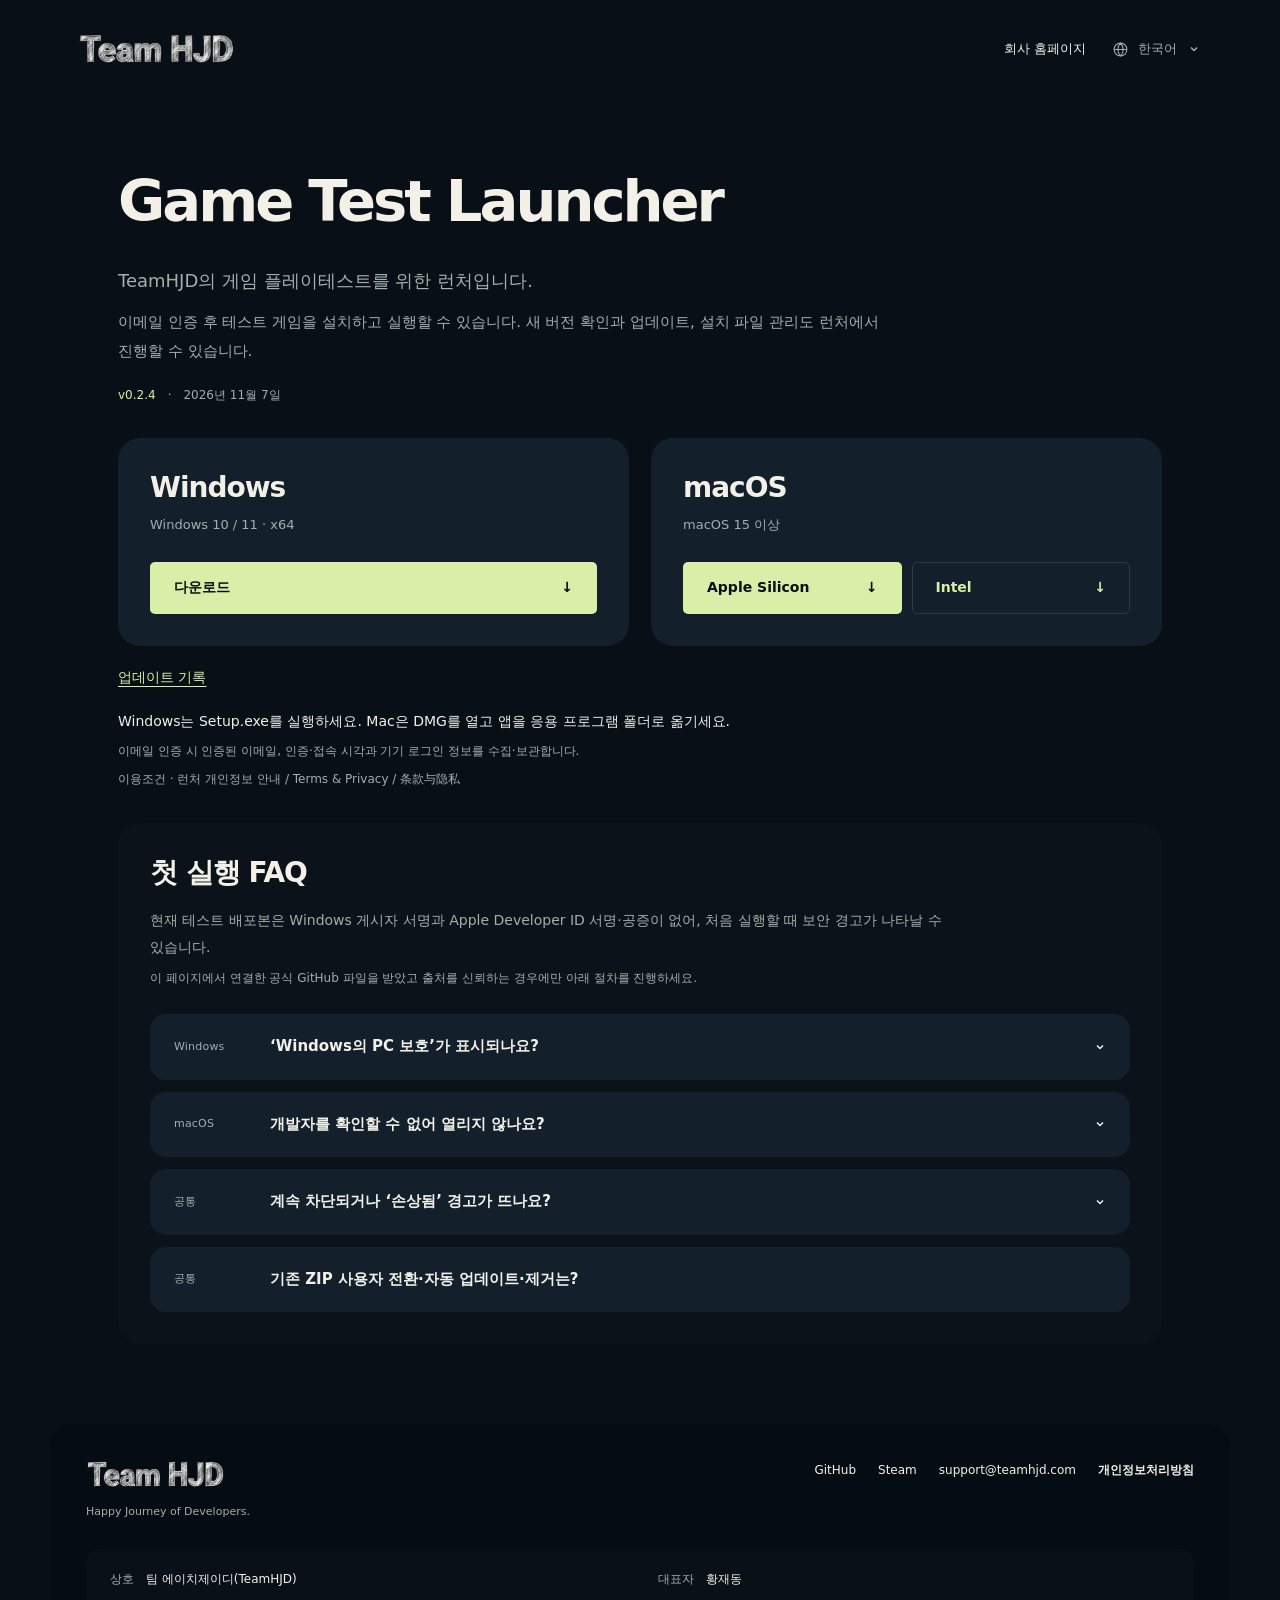
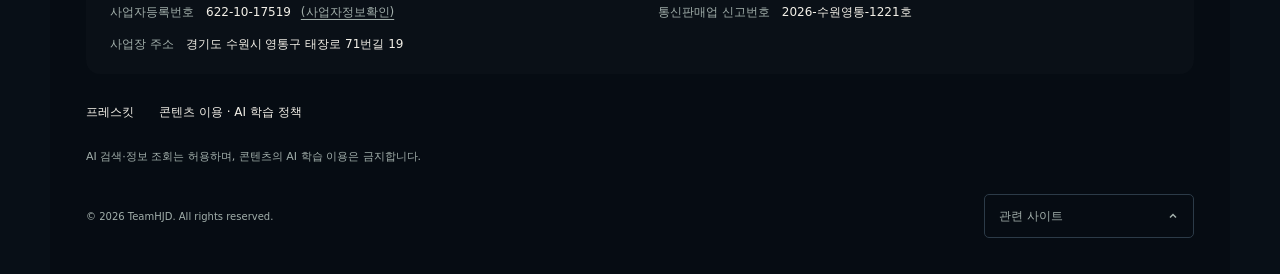
<file: website/index.html>
<!doctype html>
<html lang="ko">
<head>
  <meta charset="utf-8">
  <meta name="viewport" content="width=device-width,initial-scale=1">
  <meta name="robots" content="noindex,nofollow">
  <meta name="referrer" content="no-referrer">
  <meta http-equiv="Content-Security-Policy" content="default-src 'self'; script-src 'self'; style-src 'self'; img-src 'self'; connect-src 'self'; base-uri 'none'; form-action 'none'">
  <title>Game Test Launcher — TeamHJD</title>
  <meta name="description" content="TeamHJD의 게임 플레이테스트를 위한 런처입니다.">
  <meta name="theme-color" content="#080f17">
  <link rel="icon" href="assets/favicons/v1/launcher/favicon.ico" type="image/x-icon" sizes="16x16 32x32 48x48">
  <link rel="icon" href="assets/favicons/v1/launcher/favicon-32.png" type="image/png" sizes="32x32">
  <link rel="icon" href="assets/favicons/v1/launcher/favicon.svg" type="image/svg+xml" sizes="any">
  <link rel="apple-touch-icon" href="assets/favicons/v1/launcher/apple-touch-icon.png" sizes="180x180">
  <link rel="canonical" href="https://testlauncher.teamhjd.com/">
  <link rel="stylesheet" href="styles.css?v=dc9a35fb83fb">
  <script src="release-feed.js?v=a1c087ad58b5" defer></script>
  <script src="app.js?v=c4cf37ca1b39" defer></script>
</head>
<body>
  <a class="skip-link" href="#downloads" data-i18n="skip">다운로드로 바로 가기</a>
  <header class="shell header">
    <a class="wordmark" href="https://teamhjd.com/" aria-label="TeamHJD"><img src="assets/teamhjd-wordmark.png" alt="TeamHJD" width="486" height="98"></a>
    <a class="public-home" href="https://teamhjd.com/" data-i18n="headerHome">회사 홈페이지</a>
    <details id="language-switcher" class="language-switcher">
      <summary aria-label="Language / 언어 / 语言"><svg class="language-globe" viewBox="0 0 24 24" fill="none" stroke="currentColor" stroke-width="1.5" aria-hidden="true"><circle cx="12" cy="12" r="9"/><path d="M3 12h18M12 3c5 5 5 13 0 18-5-5-5-13 0-18Z"/></svg><span id="current-language">한국어</span><svg class="language-chevron" viewBox="0 0 12 12" fill="none" stroke="currentColor" stroke-width="1.5" aria-hidden="true"><path d="m3 4.5 3 3 3-3"/></svg></summary>
      <ul class="language-list" aria-label="Language / 언어 / 语言"><li><button type="button" data-language="ko" lang="ko" aria-pressed="true"><span>한국어</span><small>KO</small></button></li><li><button type="button" data-language="en" lang="en" aria-pressed="false"><span>English</span><small>EN</small></button></li><li><button type="button" data-language="zh-CN" lang="zh-CN" aria-pressed="false"><span>简体中文</span><small>ZH</small></button></li></ul>
    </details>
  </header>
  <main class="shell">
    <h1 id="page-title">Game Test Launcher</h1>
    <p class="description" data-i18n="intro">TeamHJD의 게임 플레이테스트를 위한 런처입니다.</p>
    <p class="details" data-i18n="details">이메일 인증 후 테스트 게임을 설치하고 실행할 수 있습니다. 새 버전 확인과 업데이트, 설치 파일 관리도 런처에서 진행할 수 있습니다.</p>
    <p class="release-info" id="release-info" aria-live="polite" hidden><span id="release-version"></span><time id="release-date"></time></p>
    <section class="download-grid" id="downloads" aria-labelledby="page-title">
      <article class="download-card">
        <h2>Windows</h2>
        <p class="platform-requirement" data-i18n="windowsRequirement">Windows 10 / 11 · x64</p>
        <a class="download-button" data-download="windows" href="https://github.com/Team-HJD-21/team-hjd-game-test-launcher/releases/latest/download/TeamHJD-GameTestLauncher-Windows-x64-Setup.exe"><span data-i18n="download">다운로드</span><span aria-hidden="true">↓</span></a>
      </article>
      <article class="download-card">
        <h2>macOS</h2>
        <p class="platform-requirement" data-i18n="macRequirement">macOS 15 이상</p>
        <div class="mac-buttons">
          <a class="download-button" data-download="arm64" href="https://github.com/Team-HJD-21/team-hjd-game-test-launcher/releases/latest/download/TeamHJD-GameTestLauncher-macOS-arm64.dmg"><span>Apple Silicon</span><span aria-hidden="true">↓</span></a>
          <a class="download-button secondary" data-download="x64" href="https://github.com/Team-HJD-21/team-hjd-game-test-launcher/releases/latest/download/TeamHJD-GameTestLauncher-macOS-x64.dmg"><span>Intel</span><span aria-hidden="true">↓</span></a>
        </div>
      </article>
    </section>
    <p class="history-link"><a href="releases.html" data-i18n="releaseHistory" data-local-page>업데이트 기록</a></p>
    <p class="run-hint" data-i18n="runHint">Windows는 Setup.exe를 실행하세요. Mac은 DMG를 열고 앱을 응용 프로그램 폴더로 옮기세요.</p>
    <p class="collection-notice" data-i18n="collectionNotice">이메일 인증 시 인증된 이메일, 인증·접속 시각과 기기 로그인 정보를 수집·보관합니다.</p>
    <p class="collection-notice"><a href="privacy.html">이용조건 · 런처 개인정보 안내 / Terms &amp; Privacy / 条款与隐私</a></p>
    <section class="faq" id="faq" aria-labelledby="faq-title">
      <h2 id="faq-title" data-i18n="faqTitle">첫 실행 FAQ</h2>
      <p class="faq-intro" data-i18n="faqIntro">현재 테스트 배포본은 Windows 게시자 서명과 Apple Developer ID 서명·공증이 없어, 처음 실행할 때 보안 경고가 나타날 수 있습니다.</p>
      <p class="faq-trust" data-i18n="faqTrust">이 페이지에서 연결한 공식 GitHub 파일을 받았고 출처를 신뢰하는 경우에만 아래 절차를 진행하세요.</p>
      <div class="faq-list">
        <details class="faq-item" id="faq-windows">
          <summary><span class="faq-platform">Windows</span><span class="faq-question" data-i18n="faqWindowsQuestion">‘Windows의 PC 보호’가 표시되나요?</span><svg class="disclosure-chevron" viewBox="0 0 12 12" fill="none" stroke="currentColor" stroke-width="1.5" aria-hidden="true"><path d="m3 4.5 3 3 3-3"/></svg></summary>
          <div class="faq-answer">
            <ol>
              <li><span data-i18n="faqWindowsStep1">공식 Setup.exe를 실행하세요. 관리자 권한 없이 현재 Windows 계정에 설치합니다.</span></li>
              <li><span data-i18n="faqWindowsStep2">SmartScreen 경고 창에서 ‘추가 정보’를 누르세요.</span></li>
              <li><span data-i18n="faqWindowsStep3">앱 이름이 TeamHJD-GameTestLauncher-Windows-x64-Setup.exe인지 확인하고 ‘실행’을 선택하세요.</span></li>
            </ol>
            <p class="faq-note" data-i18n="faqWindowsNote">게시자가 ‘알 수 없는 게시자’로 표시될 수 있습니다. ‘실행’ 버튼이 없거나 Smart App Control·조직 정책으로 차단되면 아래 공통 안내를 확인하세요.</p>
            <a class="faq-source" href="https://learn.microsoft.com/windows/apps/package-and-deploy/publish-first-app#step-6-handle-smartscreen-for-new-apps" target="_blank" rel="noopener noreferrer" data-i18n="faqMicrosoft">Microsoft 안내 ↗</a>
          </div>
        </details>
        <details class="faq-item" id="faq-macos">
          <summary><span class="faq-platform">macOS</span><span class="faq-question" data-i18n="faqMacQuestion">개발자를 확인할 수 없어 열리지 않나요?</span><svg class="disclosure-chevron" viewBox="0 0 12 12" fill="none" stroke="currentColor" stroke-width="1.5" aria-hidden="true"><path d="m3 4.5 3 3 3-3"/></svg></summary>
          <div class="faq-answer">
            <ol>
              <li><span data-i18n="faqMacStep1">DMG를 열고 TeamHJDLauncher.app을 응용 프로그램 폴더로 옮긴 뒤 한 번 실행하세요. 개발자 확인·Apple 검사 관련 경고가 뜨면 닫으세요.</span></li>
              <li><span data-i18n="faqMacStep2">‘시스템 설정 → 개인정보 보호 및 보안’을 여세요.</span></li>
              <li><span data-i18n="faqMacStep3">TeamHJDLauncher의 차단 안내 옆 ‘그래도 열기’를 누르고, 확인 창에서 ‘열기’를 선택하세요. Mac에서 인증을 요청하면 해당 시스템 창에서 승인하세요.</span></li>
            </ol>
            <p class="faq-note" data-i18n="faqMacNote">‘그래도 열기’가 보이지 않으면 앱을 다시 한 번 실행한 직후 설정을 확인하세요. OS 버전에 따라 문구와 버튼 위치가 다를 수 있습니다.</p>
            <a class="faq-source" href="https://support.apple.com/ko-kr/102445" target="_blank" rel="noopener noreferrer" data-i18n="faqApple">Apple 안내 ↗</a>
          </div>
        </details>
        <details class="faq-item" id="faq-blocked">
          <summary><span class="faq-platform" data-i18n="faqCommon">공통</span><span class="faq-question" data-i18n="faqBlockedQuestion">계속 차단되거나 ‘손상됨’ 경고가 뜨나요?</span><svg class="disclosure-chevron" viewBox="0 0 12 12" fill="none" stroke="currentColor" stroke-width="1.5" aria-hidden="true"><path d="m3 4.5 3 3 3-3"/></svg></summary>
          <div class="faq-answer">
            <p data-i18n="faqBlockedDamage">‘악성코드’, ‘컴퓨터를 손상시킴’, ‘앱이 손상됨’ 경고는 단순한 개발자 확인 경고와 다릅니다. 실행을 중단하고 이 페이지에서 새로 받은 파일로도 같은 경고가 뜨는지 확인한 뒤 문의해 주세요.</p>
            <p data-i18n="faqBlockedPolicy">실행 버튼이 없거나 회사·학교 PC의 정책으로 차단되면 담당 관리자에게 문의하세요. 백신·SmartScreen·Gatekeeper 전체를 끄는 방식은 사용하지 마세요.</p>
            <a class="faq-source" href="https://teamhjd.com/privacy/index.html#email" data-i18n="faqContact">경고 화면과 OS 버전을 첨부해 문의하기 ↗</a>
          </div>
        </details>
        <details class="faq-item" id="faq-maintenance"><summary><span class="faq-platform" data-i18n="faqCommon">공통</span><span class="faq-question" data-i18n="faqMaintenanceQuestion">기존 ZIP 사용자 전환·자동 업데이트·제거는?</span></summary><div class="faq-answer">
<p data-i18n="faqMaintenanceAnswer">기존 사용자는 런처를 종료하고 새 Setup을 한 번 설치하거나, Mac의 새 앱을 응용 프로그램 폴더로 옮기세요. 같은 사용자 계정의 게임과 설정을 이어서 사용합니다. 예전 작업표시줄 고정을 해제하고 설치된 TeamHJDLauncher를 다시 고정하세요.</p>
<p data-i18n="faqUpdates">런처가 이메일 인증 전에 새 버전을 확인합니다. 업데이트 시작을 누르면 다운로드·검증·설치 후 자동으로 다시 실행됩니다. 인터넷 연결과 최신 버전 확인을 마치기 전에는 게임 실행을 포함한 기능을 사용할 수 없습니다. 게임 업데이트는 별도 업데이트 버튼으로 적용합니다.</p>
<p data-i18n="faqRemoval">Windows는 설정 → 앱 → 설치된 앱에서 제거합니다. Mac은 응용 프로그램의 TeamHJDLauncher.app을 휴지통으로 옮깁니다. 게임·설정·로그인 정보·Unity 저장 데이터와 서버 기록은 보존됩니다. 로그인 정보는 런처 파일 메뉴에서, 게임은 게임 관리에서 별도로 삭제할 수 있습니다.</p>
<p data-i18n="faqRepair">파일이 손상되면 최신 Setup을 다시 실행하거나 새 DMG의 앱으로 교체하세요. 프로그램 제거 후 재설치도 가능합니다. 서버 기록의 삭제·동의 철회는 support@teamhjd.com으로 요청하세요.</p>
<p data-i18n="portable">설치 없이 ZIP이 필요한 경우</p><p><a href="https://github.com/Team-HJD-21/team-hjd-game-test-launcher/releases/latest/download/TeamHJD-GameTestLauncher-Windows-x64.zip">Windows ZIP</a> · <a href="https://github.com/Team-HJD-21/team-hjd-game-test-launcher/releases/latest/download/TeamHJD-GameTestLauncher-macOS-arm64.zip">Mac ARM ZIP</a> · <a href="https://github.com/Team-HJD-21/team-hjd-game-test-launcher/releases/latest/download/TeamHJD-GameTestLauncher-macOS-x64.zip">Mac Intel ZIP</a></p></div></details>
      </div>
    </section>
  </main>
  <footer class="shell footer">
    <div class="footer-brand"><a class="wordmark" href="https://teamhjd.com/#home"><img src="assets/teamhjd-wordmark.png" width="486" height="98" alt="TeamHJD"></a><p class="footer-tagline">Happy Journey of Developers.</p></div>
    <nav class="footer-links" aria-label="하단 메뉴"><a href="https://github.com/Team-HJD-21">GitHub</a><a href="https://store.steampowered.com/app/4336820/The_Developer/">Steam</a><a href="https://teamhjd.com/privacy/index.html#email">support@teamhjd.com</a><a class="footer-privacy" href="https://teamhjd.com/privacy/index.html" data-i18n="privacy">개인정보처리방침</a></nav>
    <dl class="footer-business">
      <div><dt class="footer-name-label" data-i18n="businessName">상호</dt><dd lang="ko">팀 에이치제이디(TeamHJD)</dd></div>
      <div><dt class="footer-owner-label" data-i18n="businessOwner">대표자</dt><dd class="footer-owner-value" data-i18n="ownerValue">황재동</dd></div>
      <div><dt class="footer-registration-label" data-i18n="businessRegistration">사업자등록번호</dt><dd>622-10-17519 <a class="business-info-link" href="https://www.ftc.go.kr/bizCommPop.do?wrkr_no=6221017519" target="_blank" rel="noopener noreferrer" data-i18n="businessVerify">(사업자정보확인)</a></dd></div>
      <div><dt class="footer-commerce-label" data-i18n="businessCommerce">통신판매업 신고번호</dt><dd>2026-수원영통-1221호</dd></div>
      <div><dt class="footer-address-label" data-i18n="businessAddress">사업장 주소</dt><dd lang="ko">경기도 수원시 영통구 태장로 71번길 19</dd></div>
    </dl>
    <div class="footer-policy"><a class="footer-press" href="https://teamhjd.com/press/index.html" data-i18n="press">프레스킷</a><a class="footer-content-policy" href="https://teamhjd.com/content-policy/index.html" data-i18n="contentPolicy">콘텐츠 이용 · AI 학습 정책</a><p class="ai-policy-short" data-i18n="aiPolicy">AI 검색·정보 조회는 허용하며, 콘텐츠의 AI 학습 이용은 금지합니다.</p></div>
    <small class="footer-copyright">© 2026 TeamHJD. All rights reserved.</small>
    <details class="related-sites" id="related-sites">
      <summary><span class="related-sites-label" data-i18n="related">관련 사이트</span><svg class="related-sites-chevron" viewBox="0 0 12 12" fill="none" stroke="currentColor" stroke-width="1.5" aria-hidden="true"><path d="m3 4.5 3 3 3-3"/></svg></summary>
      <ul><li><a class="team-docs-link" href="https://docs.teamhjd.com/" target="_blank" rel="noopener noreferrer" data-i18n="teamDocs">팀 개발 문서</a></li><li><a class="testlauncher-link" href="https://testlauncher.teamhjd.com/" target="_blank" rel="noopener noreferrer">Game Test Launcher</a></li><li><a class="threadle-link" href="https://threadle.teamhjd.com/" target="_blank" rel="noopener noreferrer">Threadle</a></li><li><a class="pixelpin-link" href="https://pixelpin.teamhjd.com/" target="_blank" rel="noopener noreferrer">PixelPin</a></li><li><a class="gambungi-notes-link" href="https://tech.teamhjd.com/" target="_blank" rel="noopener noreferrer">겜붕이의 노트</a></li></ul>
    </details>
  </footer>
</body>
</html>
</file>
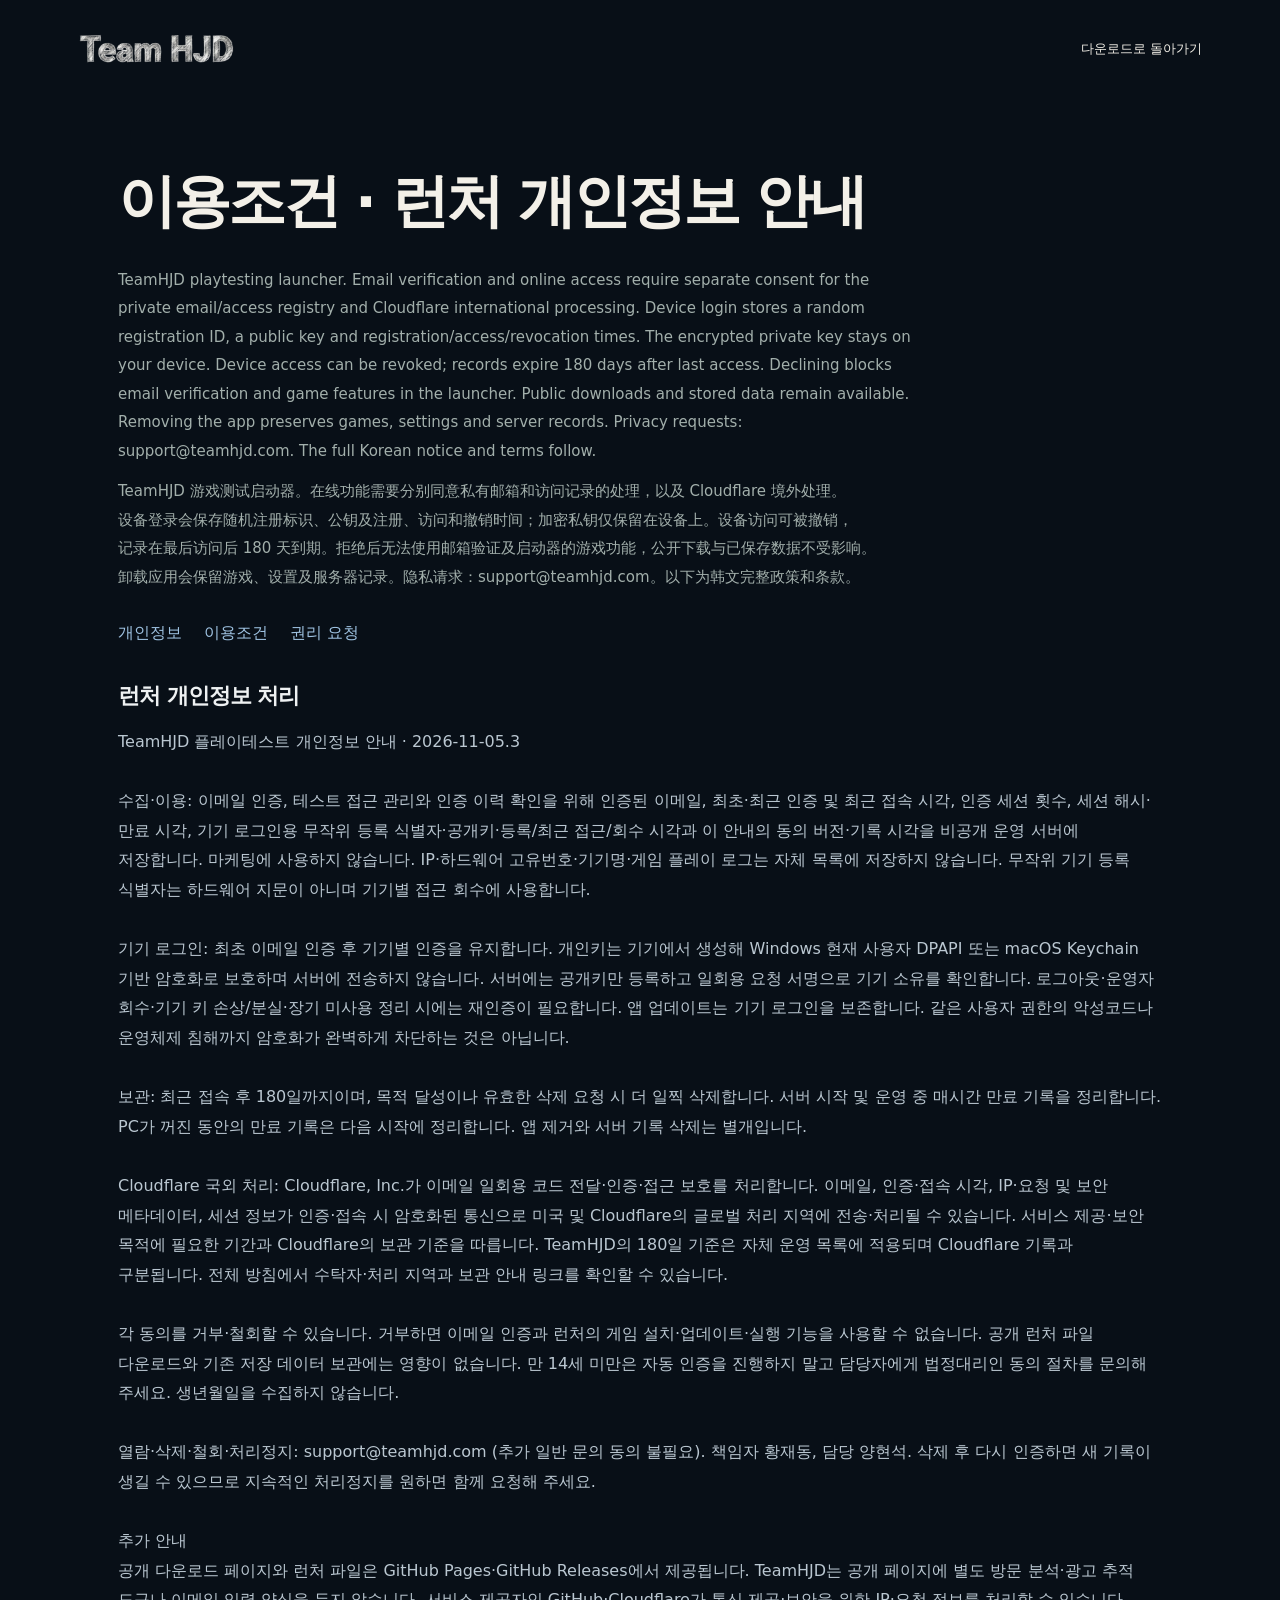
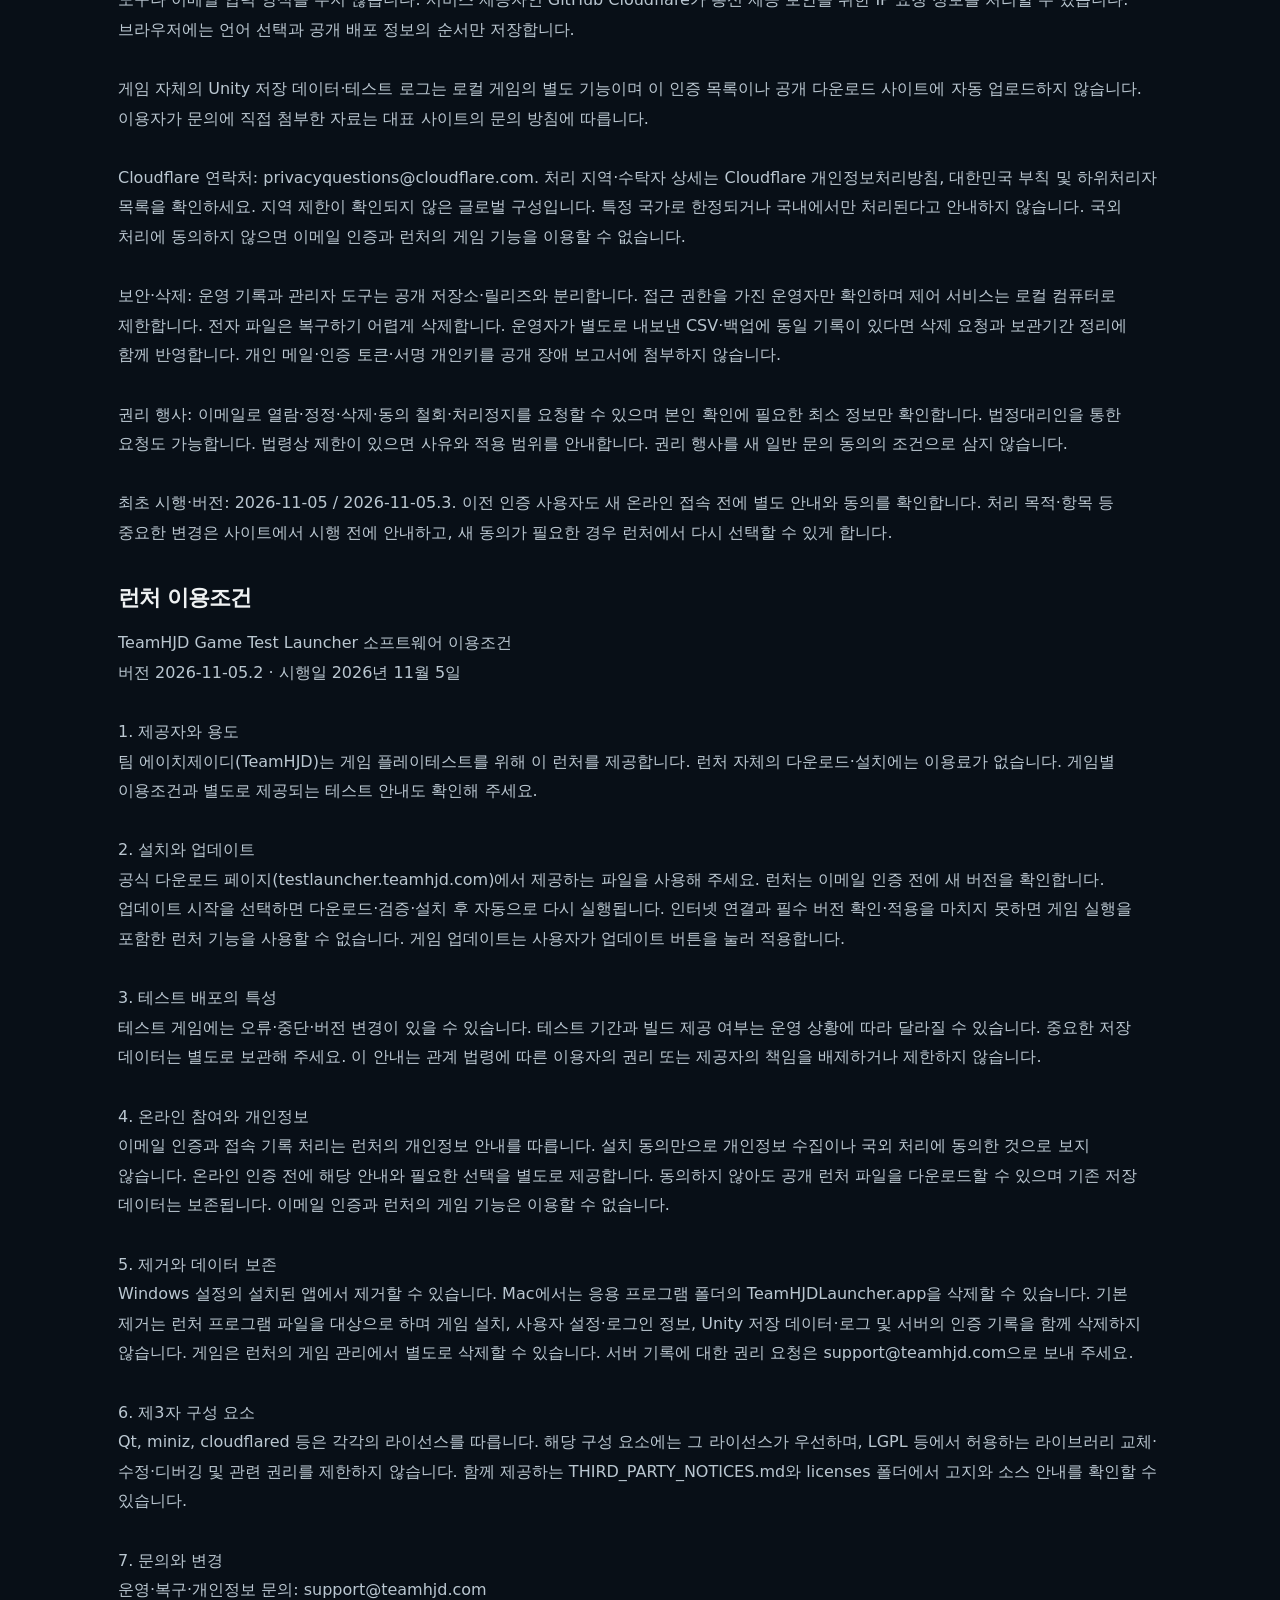
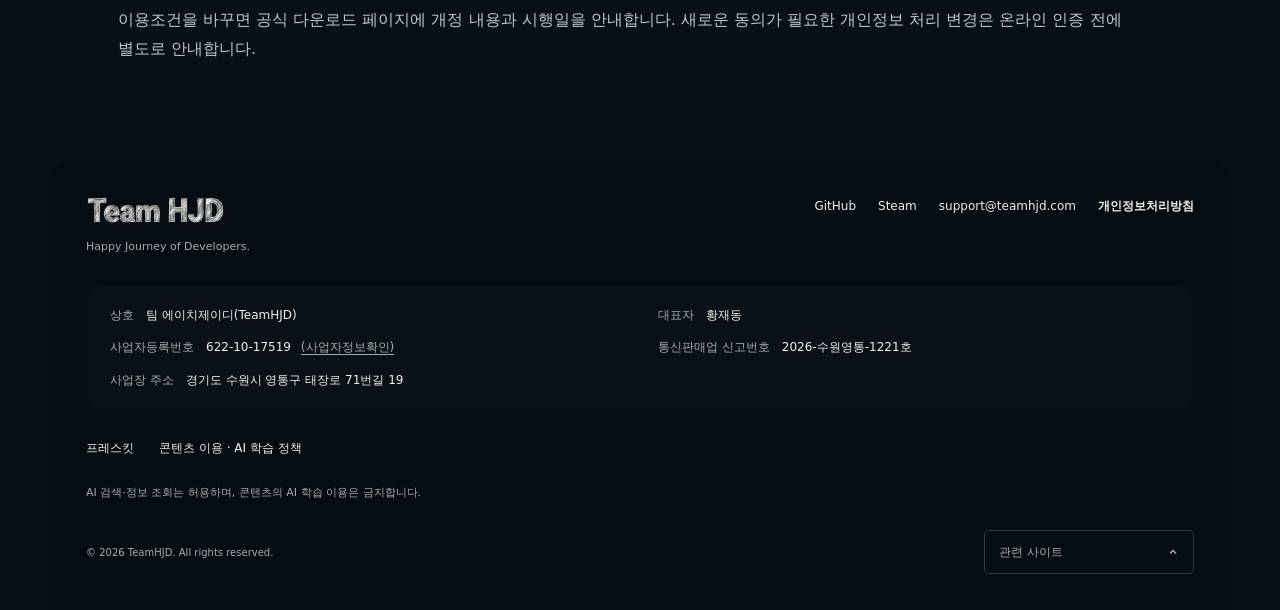
<file: website/privacy.html>
<!doctype html>
<html lang="ko"><head><meta charset="utf-8"><meta name="viewport" content="width=device-width,initial-scale=1"><meta name="robots" content="noindex,nofollow"><meta name="referrer" content="no-referrer"><meta http-equiv="Content-Security-Policy" content="default-src 'self'; style-src 'self'; img-src 'self'; base-uri 'none'; form-action 'none'"><title>이용조건 · 런처 개인정보 안내 — TeamHJD</title><link rel="stylesheet" href="styles.css?v=dc9a35fb83fb"><link rel="icon" href="assets/favicons/v1/launcher/favicon.ico"></head><body>
<header class="shell header"><a class="wordmark" href="https://teamhjd.com/"><img src="assets/teamhjd-wordmark.png" alt="TeamHJD" width="486" height="98"></a><a class="public-home" href="index.html">다운로드로 돌아가기</a></header>
<main class="shell legal-page"><h1>이용조건 · 런처 개인정보 안내</h1>
<p class="details" lang="en">TeamHJD playtesting launcher. Email verification and online access require separate consent for the private email/access registry and Cloudflare international processing. Device login stores a random registration ID, a public key and registration/access/revocation times. The encrypted private key stays on your device. Device access can be revoked; records expire 180 days after last access. Declining blocks email verification and game features in the launcher. Public downloads and stored data remain available. Removing the app preserves games, settings and server records. Privacy requests: support@teamhjd.com. The full Korean notice and terms follow.</p>
<p class="details" lang="zh-CN">TeamHJD 游戏测试启动器。在线功能需要分别同意私有邮箱和访问记录的处理，以及 Cloudflare 境外处理。设备登录会保存随机注册标识、公钥及注册、访问和撤销时间；加密私钥仅保留在设备上。设备访问可被撤销，记录在最后访问后 180 天到期。拒绝后无法使用邮箱验证及启动器的游戏功能，公开下载与已保存数据不受影响。卸载应用会保留游戏、设置及服务器记录。隐私请求：support@teamhjd.com。以下为韩文完整政策和条款。</p>
<nav class="policy-navigation"><a href="#privacy">개인정보</a><a href="#terms">이용조건</a><a href="mailto:support@teamhjd.com">권리 요청</a></nav>
<section id="privacy"><h2>런처 개인정보 처리</h2><pre class="legal-text">TeamHJD 플레이테스트 개인정보 안내 · 2026-11-05.3

수집·이용: 이메일 인증, 테스트 접근 관리와 인증 이력 확인을 위해 인증된 이메일, 최초·최근 인증 및 최근 접속 시각, 인증 세션 횟수, 세션 해시·만료 시각, 기기 로그인용 무작위 등록 식별자·공개키·등록/최근 접근/회수 시각과 이 안내의 동의 버전·기록 시각을 비공개 운영 서버에 저장합니다. 마케팅에 사용하지 않습니다. IP·하드웨어 고유번호·기기명·게임 플레이 로그는 자체 목록에 저장하지 않습니다. 무작위 기기 등록 식별자는 하드웨어 지문이 아니며 기기별 접근 회수에 사용합니다.

기기 로그인: 최초 이메일 인증 후 기기별 인증을 유지합니다. 개인키는 기기에서 생성해 Windows 현재 사용자 DPAPI 또는 macOS Keychain 기반 암호화로 보호하며 서버에 전송하지 않습니다. 서버에는 공개키만 등록하고 일회용 요청 서명으로 기기 소유를 확인합니다. 로그아웃·운영자 회수·기기 키 손상/분실·장기 미사용 정리 시에는 재인증이 필요합니다. 앱 업데이트는 기기 로그인을 보존합니다. 같은 사용자 권한의 악성코드나 운영체제 침해까지 암호화가 완벽하게 차단하는 것은 아닙니다.

보관: 최근 접속 후 180일까지이며, 목적 달성이나 유효한 삭제 요청 시 더 일찍 삭제합니다. 서버 시작 및 운영 중 매시간 만료 기록을 정리합니다. PC가 꺼진 동안의 만료 기록은 다음 시작에 정리합니다. 앱 제거와 서버 기록 삭제는 별개입니다.

Cloudflare 국외 처리: Cloudflare, Inc.가 이메일 일회용 코드 전달·인증·접근 보호를 처리합니다. 이메일, 인증·접속 시각, IP·요청 및 보안 메타데이터, 세션 정보가 인증·접속 시 암호화된 통신으로 미국 및 Cloudflare의 글로벌 처리 지역에 전송·처리될 수 있습니다. 서비스 제공·보안 목적에 필요한 기간과 Cloudflare의 보관 기준을 따릅니다. TeamHJD의 180일 기준은 자체 운영 목록에 적용되며 Cloudflare 기록과 구분됩니다. 전체 방침에서 수탁자·처리 지역과 보관 안내 링크를 확인할 수 있습니다.

각 동의를 거부·철회할 수 있습니다. 거부하면 이메일 인증과 런처의 게임 설치·업데이트·실행 기능을 사용할 수 없습니다. 공개 런처 파일 다운로드와 기존 저장 데이터 보관에는 영향이 없습니다. 만 14세 미만은 자동 인증을 진행하지 말고 담당자에게 법정대리인 동의 절차를 문의해 주세요. 생년월일을 수집하지 않습니다.

열람·삭제·철회·처리정지: support@teamhjd.com (추가 일반 문의 동의 불필요). 책임자 황재동, 담당 양현석. 삭제 후 다시 인증하면 새 기록이 생길 수 있으므로 지속적인 처리정지를 원하면 함께 요청해 주세요.

추가 안내
공개 다운로드 페이지와 런처 파일은 GitHub Pages·GitHub Releases에서 제공됩니다. TeamHJD는 공개 페이지에 별도 방문 분석·광고 추적 도구나 이메일 입력 양식을 두지 않습니다. 서비스 제공자인 GitHub·Cloudflare가 통신 제공·보안을 위한 IP·요청 정보를 처리할 수 있습니다. 브라우저에는 언어 선택과 공개 배포 정보의 순서만 저장합니다.

게임 자체의 Unity 저장 데이터·테스트 로그는 로컬 게임의 별도 기능이며 이 인증 목록이나 공개 다운로드 사이트에 자동 업로드하지 않습니다. 이용자가 문의에 직접 첨부한 자료는 대표 사이트의 문의 방침에 따릅니다.

Cloudflare 연락처: privacyquestions@cloudflare.com. 처리 지역·수탁자 상세는 Cloudflare 개인정보처리방침, 대한민국 부칙 및 하위처리자 목록을 확인하세요. 지역 제한이 확인되지 않은 글로벌 구성입니다. 특정 국가로 한정되거나 국내에서만 처리된다고 안내하지 않습니다. 국외 처리에 동의하지 않으면 이메일 인증과 런처의 게임 기능을 이용할 수 없습니다.

보안·삭제: 운영 기록과 관리자 도구는 공개 저장소·릴리즈와 분리합니다. 접근 권한을 가진 운영자만 확인하며 제어 서비스는 로컬 컴퓨터로 제한합니다. 전자 파일은 복구하기 어렵게 삭제합니다. 운영자가 별도로 내보낸 CSV·백업에 동일 기록이 있다면 삭제 요청과 보관기간 정리에 함께 반영합니다. 개인 메일·인증 토큰·서명 개인키를 공개 장애 보고서에 첨부하지 않습니다.

권리 행사: 이메일로 열람·정정·삭제·동의 철회·처리정지를 요청할 수 있으며 본인 확인에 필요한 최소 정보만 확인합니다. 법정대리인을 통한 요청도 가능합니다. 법령상 제한이 있으면 사유와 적용 범위를 안내합니다. 권리 행사를 새 일반 문의 동의의 조건으로 삼지 않습니다.

최초 시행·버전: 2026-11-05 / 2026-11-05.3. 이전 인증 사용자도 새 온라인 접속 전에 별도 안내와 동의를 확인합니다. 처리 목적·항목 등 중요한 변경은 사이트에서 시행 전에 안내하고, 새 동의가 필요한 경우 런처에서 다시 선택할 수 있게 합니다.
</pre></section>
<section id="terms"><h2>런처 이용조건</h2><pre class="legal-text">TeamHJD Game Test Launcher 소프트웨어 이용조건
버전 2026-11-05.2 · 시행일 2026년 11월 5일

1. 제공자와 용도
팀 에이치제이디(TeamHJD)는 게임 플레이테스트를 위해 이 런처를 제공합니다. 런처 자체의 다운로드·설치에는 이용료가 없습니다. 게임별 이용조건과 별도로 제공되는 테스트 안내도 확인해 주세요.

2. 설치와 업데이트
공식 다운로드 페이지(testlauncher.teamhjd.com)에서 제공하는 파일을 사용해 주세요. 런처는 이메일 인증 전에 새 버전을 확인합니다. 업데이트 시작을 선택하면 다운로드·검증·설치 후 자동으로 다시 실행됩니다. 인터넷 연결과 필수 버전 확인·적용을 마치지 못하면 게임 실행을 포함한 런처 기능을 사용할 수 없습니다. 게임 업데이트는 사용자가 업데이트 버튼을 눌러 적용합니다.

3. 테스트 배포의 특성
테스트 게임에는 오류·중단·버전 변경이 있을 수 있습니다. 테스트 기간과 빌드 제공 여부는 운영 상황에 따라 달라질 수 있습니다. 중요한 저장 데이터는 별도로 보관해 주세요. 이 안내는 관계 법령에 따른 이용자의 권리 또는 제공자의 책임을 배제하거나 제한하지 않습니다.

4. 온라인 참여와 개인정보
이메일 인증과 접속 기록 처리는 런처의 개인정보 안내를 따릅니다. 설치 동의만으로 개인정보 수집이나 국외 처리에 동의한 것으로 보지 않습니다. 온라인 인증 전에 해당 안내와 필요한 선택을 별도로 제공합니다. 동의하지 않아도 공개 런처 파일을 다운로드할 수 있으며 기존 저장 데이터는 보존됩니다. 이메일 인증과 런처의 게임 기능은 이용할 수 없습니다.

5. 제거와 데이터 보존
Windows 설정의 설치된 앱에서 제거할 수 있습니다. Mac에서는 응용 프로그램 폴더의 TeamHJDLauncher.app을 삭제할 수 있습니다. 기본 제거는 런처 프로그램 파일을 대상으로 하며 게임 설치, 사용자 설정·로그인 정보, Unity 저장 데이터·로그 및 서버의 인증 기록을 함께 삭제하지 않습니다. 게임은 런처의 게임 관리에서 별도로 삭제할 수 있습니다. 서버 기록에 대한 권리 요청은 support@teamhjd.com으로 보내 주세요.

6. 제3자 구성 요소
Qt, miniz, cloudflared 등은 각각의 라이선스를 따릅니다. 해당 구성 요소에는 그 라이선스가 우선하며, LGPL 등에서 허용하는 라이브러리 교체·수정·디버깅 및 관련 권리를 제한하지 않습니다. 함께 제공하는 THIRD_PARTY_NOTICES.md와 licenses 폴더에서 고지와 소스 안내를 확인할 수 있습니다.

7. 문의와 변경
운영·복구·개인정보 문의: support@teamhjd.com
이용조건을 바꾸면 공식 다운로드 페이지에 개정 내용과 시행일을 안내합니다. 새로운 동의가 필요한 개인정보 처리 변경은 온라인 인증 전에 별도로 안내합니다.
</pre></section>
</main>
  <footer class="shell footer">
    <div class="footer-brand"><a class="wordmark" href="https://teamhjd.com/#home"><img src="assets/teamhjd-wordmark.png" width="486" height="98" alt="TeamHJD"></a><p class="footer-tagline">Happy Journey of Developers.</p></div>
    <nav class="footer-links" aria-label="하단 메뉴"><a href="https://github.com/Team-HJD-21">GitHub</a><a href="https://store.steampowered.com/app/4336820/The_Developer/">Steam</a><a href="https://teamhjd.com/privacy/index.html#email">support@teamhjd.com</a><a class="footer-privacy" href="https://teamhjd.com/privacy/index.html" data-i18n="privacy">개인정보처리방침</a></nav>
    <dl class="footer-business">
      <div><dt class="footer-name-label" data-i18n="businessName">상호</dt><dd lang="ko">팀 에이치제이디(TeamHJD)</dd></div>
      <div><dt class="footer-owner-label" data-i18n="businessOwner">대표자</dt><dd class="footer-owner-value" data-i18n="ownerValue">황재동</dd></div>
      <div><dt class="footer-registration-label" data-i18n="businessRegistration">사업자등록번호</dt><dd>622-10-17519 <a class="business-info-link" href="https://www.ftc.go.kr/bizCommPop.do?wrkr_no=6221017519" target="_blank" rel="noopener noreferrer" data-i18n="businessVerify">(사업자정보확인)</a></dd></div>
      <div><dt class="footer-commerce-label" data-i18n="businessCommerce">통신판매업 신고번호</dt><dd>2026-수원영통-1221호</dd></div>
      <div><dt class="footer-address-label" data-i18n="businessAddress">사업장 주소</dt><dd lang="ko">경기도 수원시 영통구 태장로 71번길 19</dd></div>
    </dl>
    <div class="footer-policy"><a class="footer-press" href="https://teamhjd.com/press/index.html" data-i18n="press">프레스킷</a><a class="footer-content-policy" href="https://teamhjd.com/content-policy/index.html" data-i18n="contentPolicy">콘텐츠 이용 · AI 학습 정책</a><p class="ai-policy-short" data-i18n="aiPolicy">AI 검색·정보 조회는 허용하며, 콘텐츠의 AI 학습 이용은 금지합니다.</p></div>
    <small class="footer-copyright">© 2026 TeamHJD. All rights reserved.</small>
    <details class="related-sites" id="related-sites">
      <summary><span class="related-sites-label" data-i18n="related">관련 사이트</span><svg class="related-sites-chevron" viewBox="0 0 12 12" fill="none" stroke="currentColor" stroke-width="1.5" aria-hidden="true"><path d="m3 4.5 3 3 3-3"/></svg></summary>
      <ul><li><a class="team-docs-link" href="https://docs.teamhjd.com/" target="_blank" rel="noopener noreferrer" data-i18n="teamDocs">팀 개발 문서</a></li><li><a class="testlauncher-link" href="https://testlauncher.teamhjd.com/" target="_blank" rel="noopener noreferrer">Game Test Launcher</a></li><li><a class="threadle-link" href="https://threadle.teamhjd.com/" target="_blank" rel="noopener noreferrer">Threadle</a></li><li><a class="pixelpin-link" href="https://pixelpin.teamhjd.com/" target="_blank" rel="noopener noreferrer">PixelPin</a></li><li><a class="gambungi-notes-link" href="https://tech.teamhjd.com/" target="_blank" rel="noopener noreferrer">겜붕이의 노트</a></li></ul>
    </details>
  </footer>
</body></html>
</file>
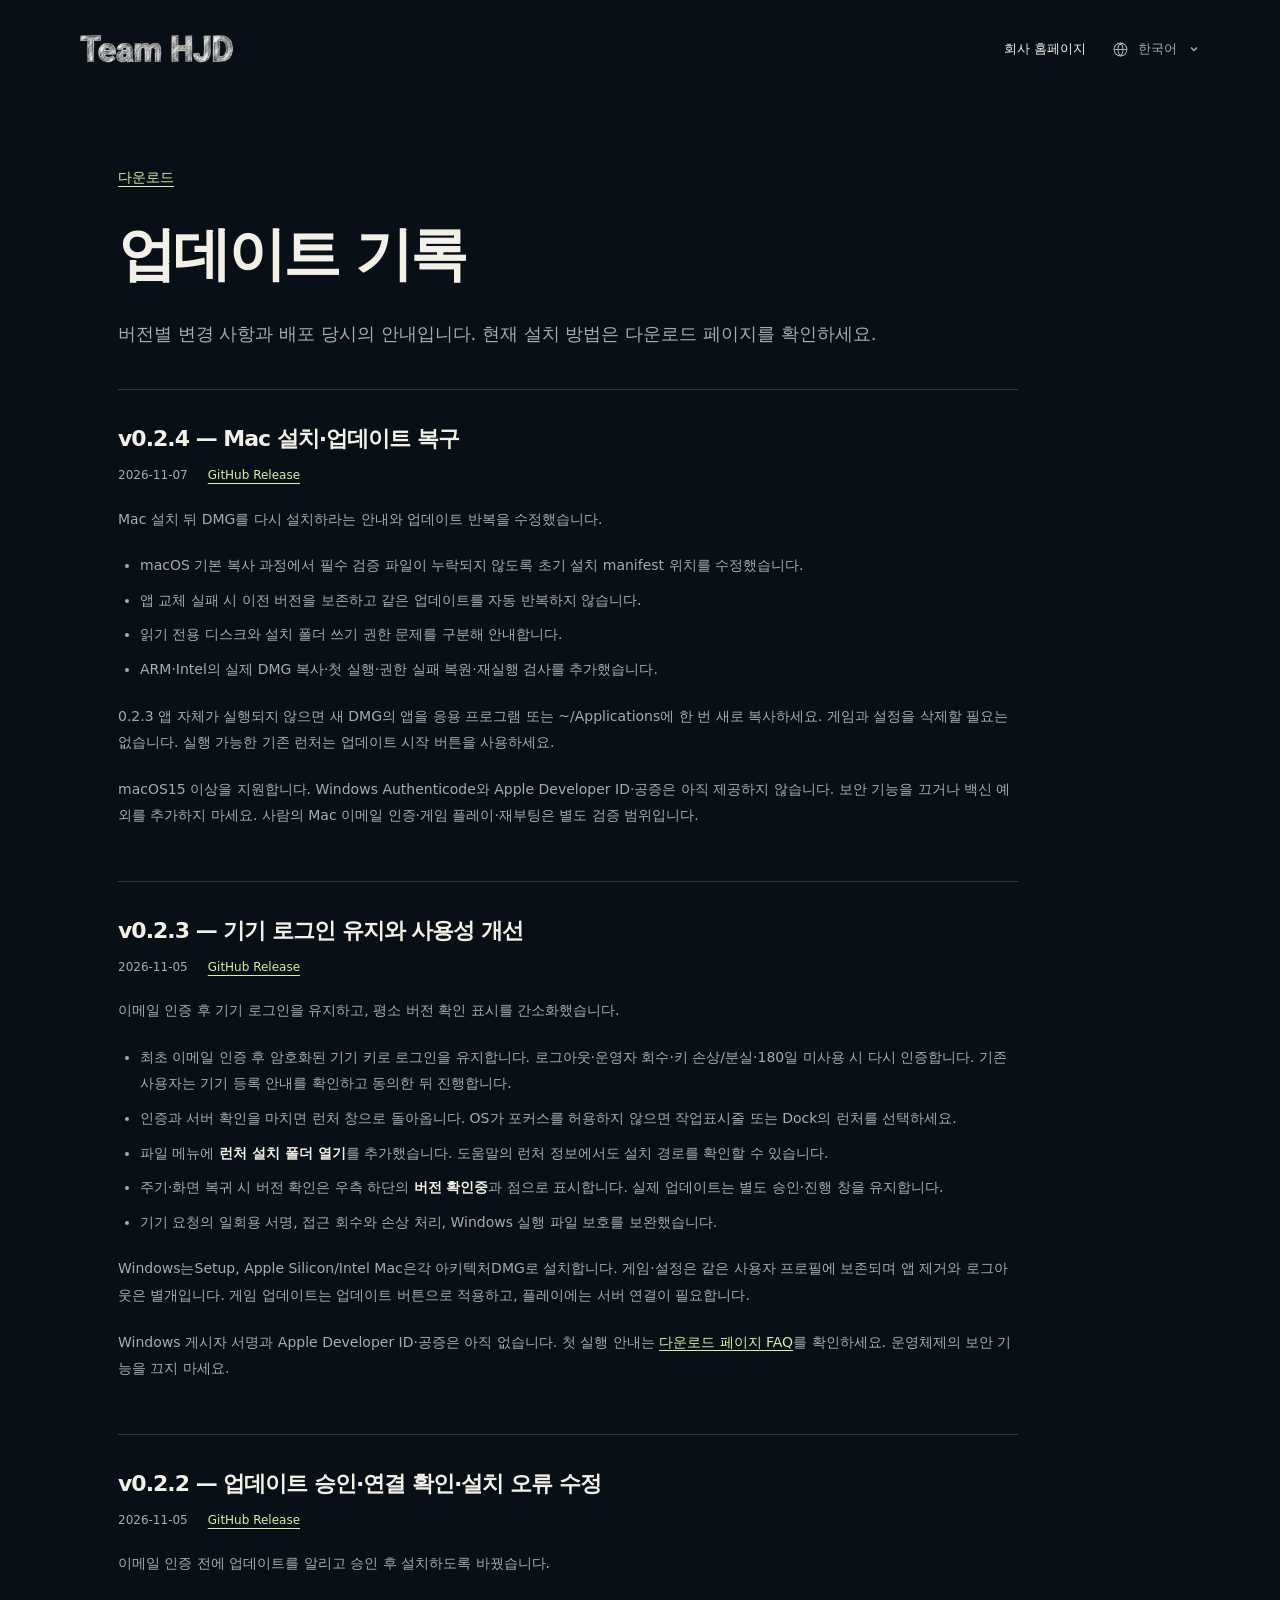
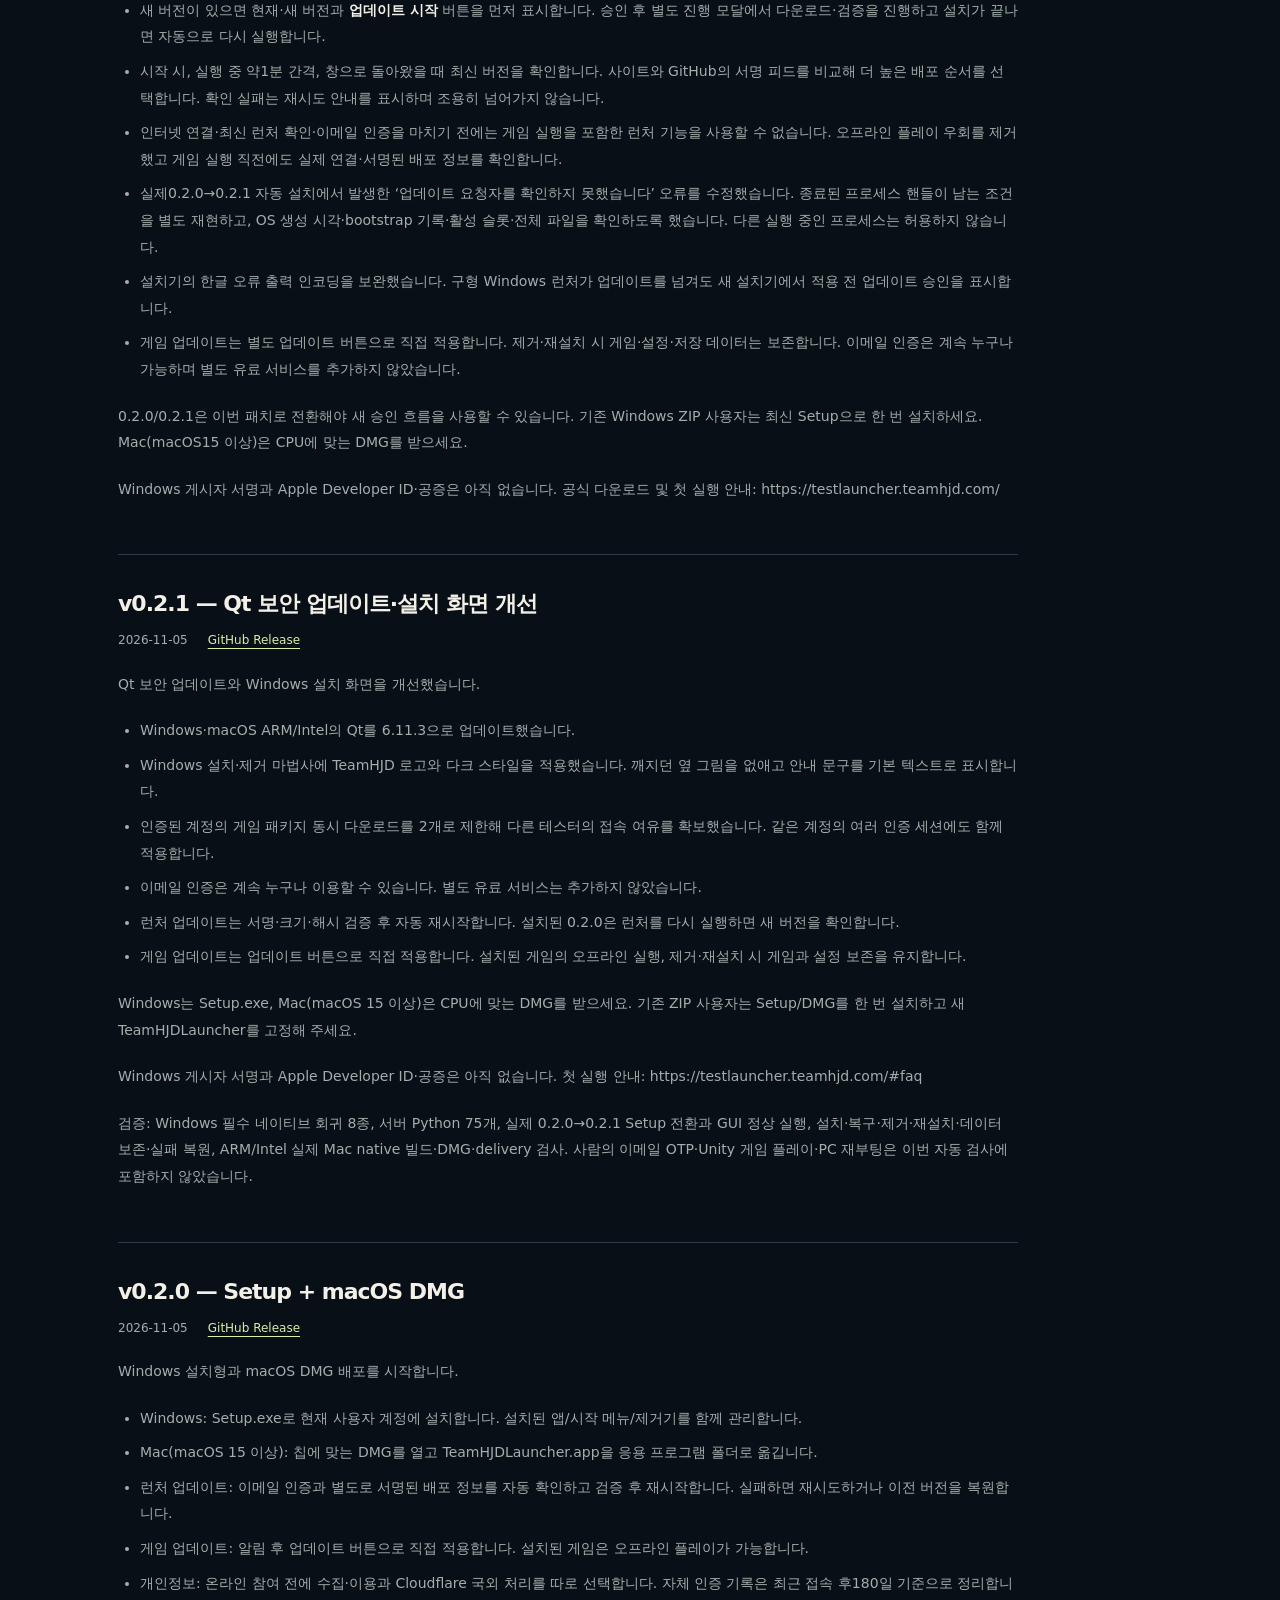
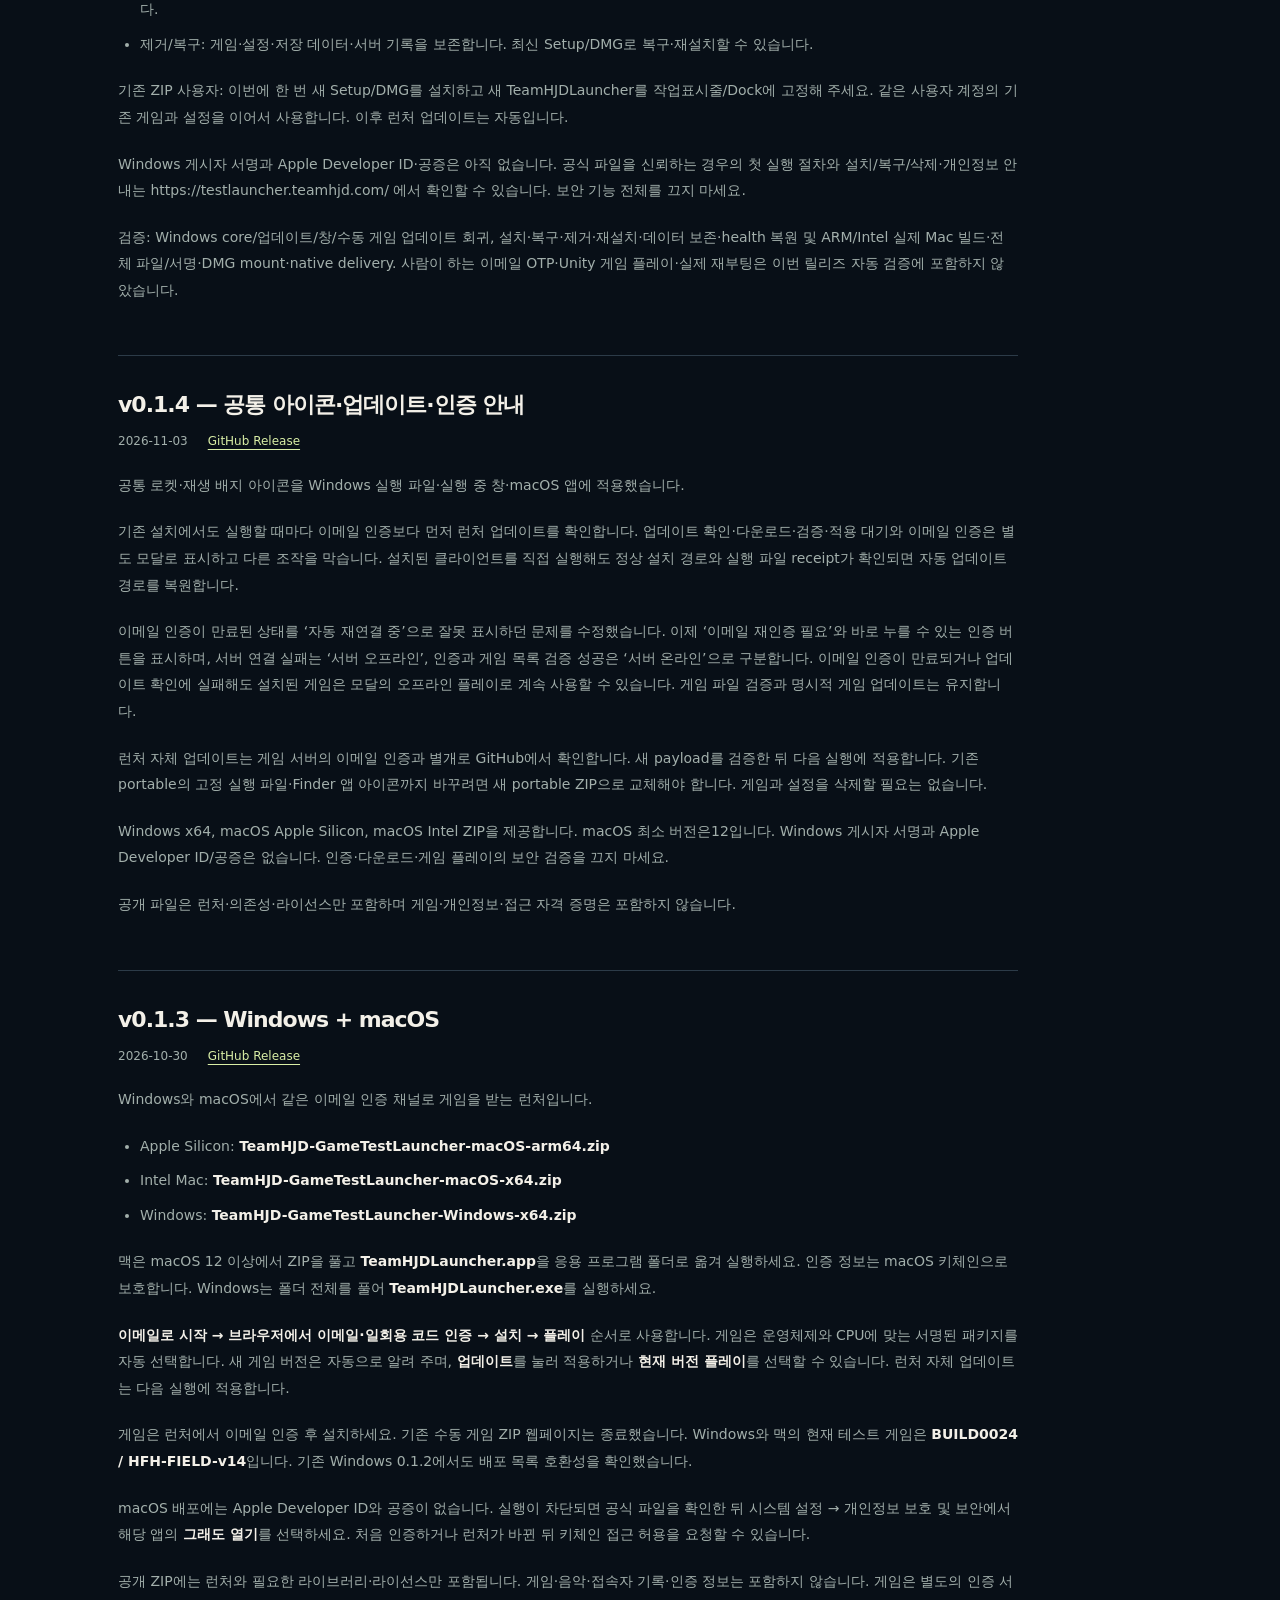
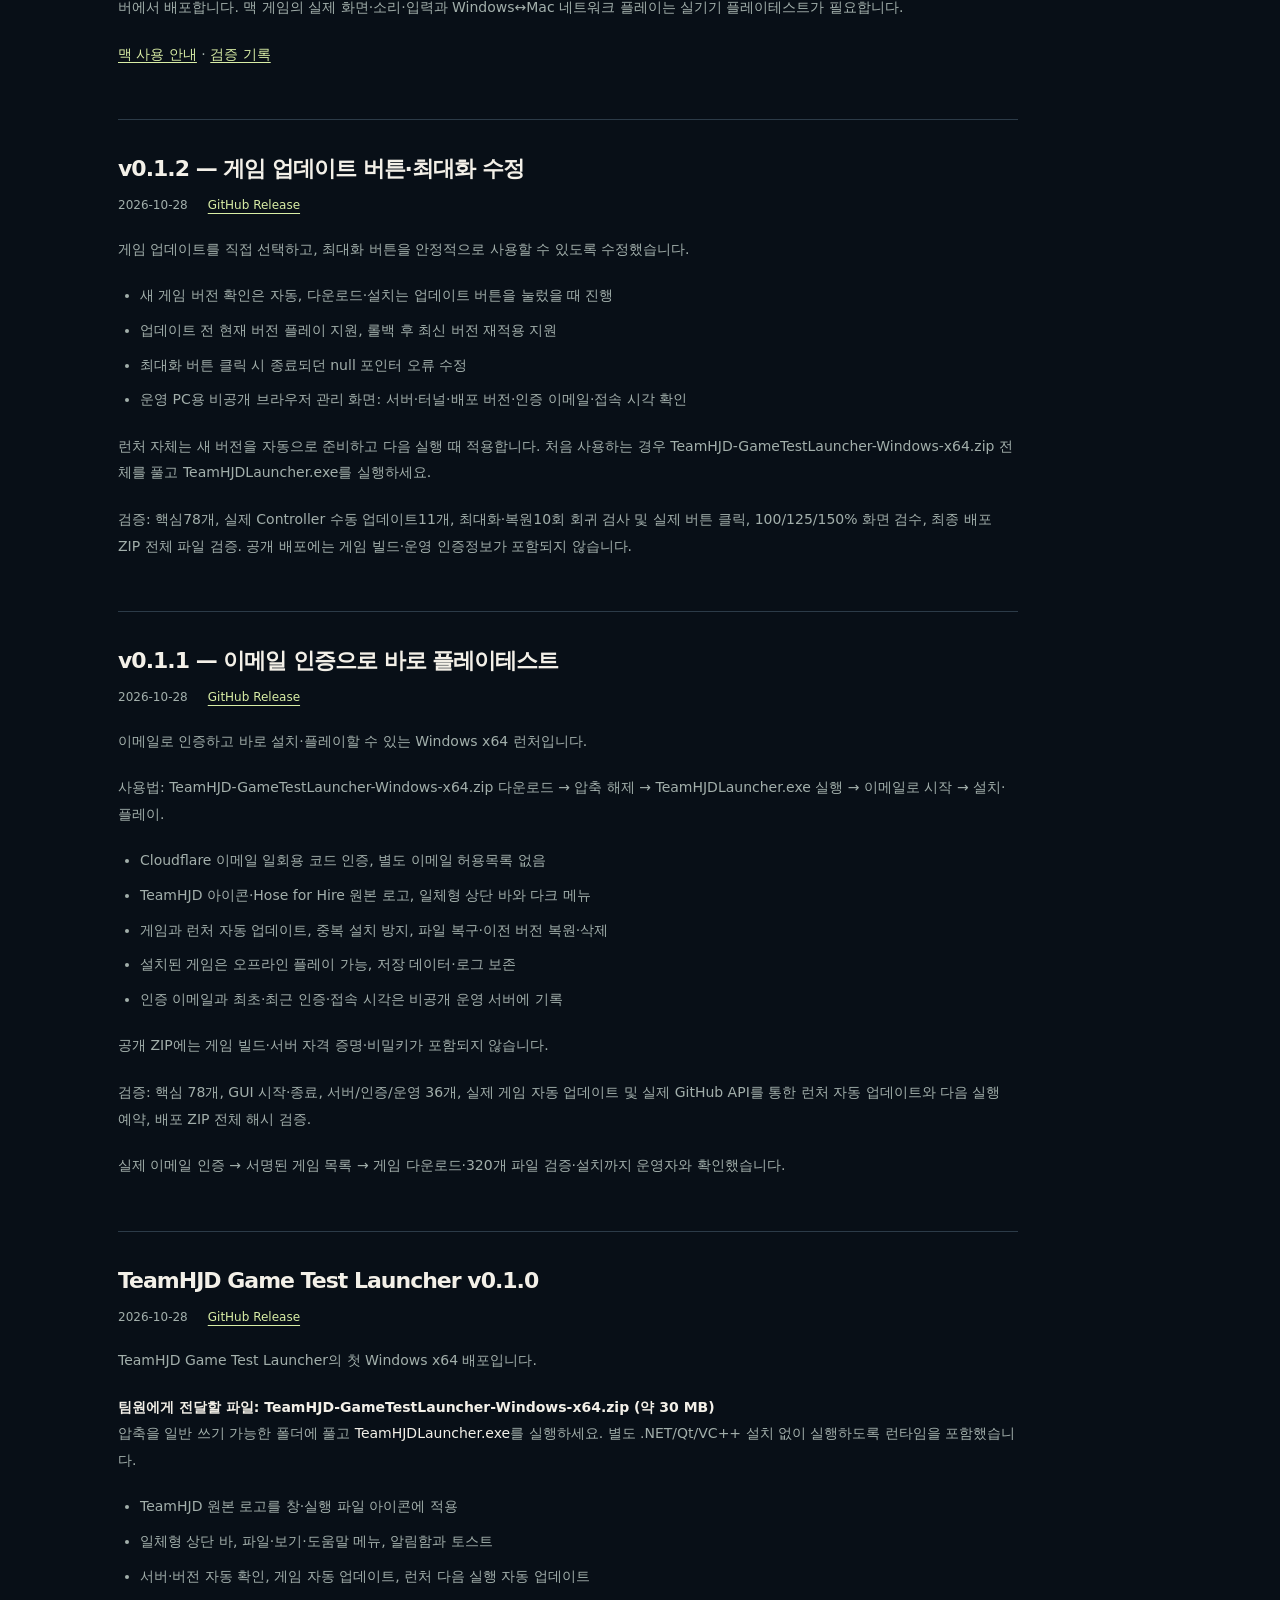
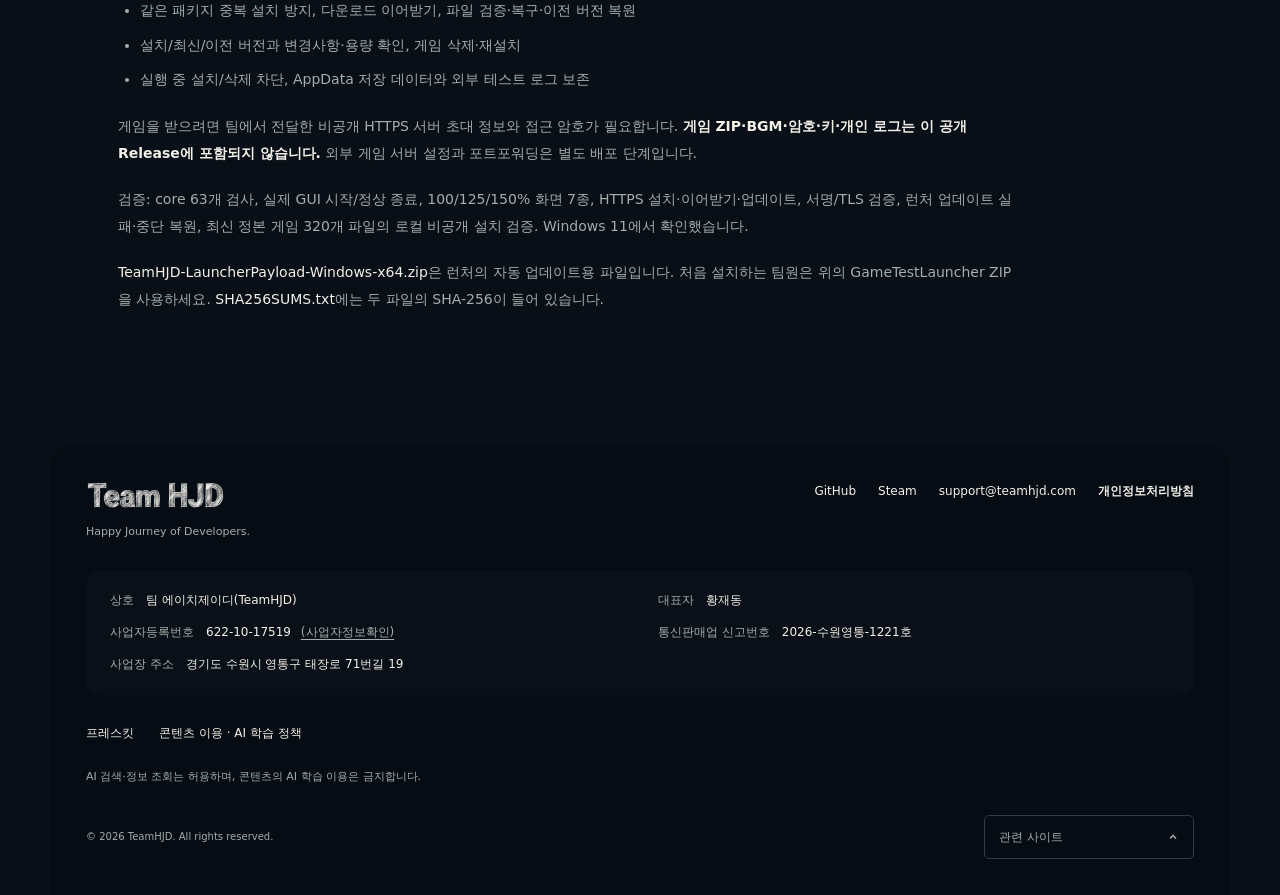
<file: website/releases.html>
<!doctype html>
<html lang="ko">
<head>
  <meta charset="utf-8">
  <meta name="viewport" content="width=device-width,initial-scale=1">
  <meta name="robots" content="noindex,nofollow">
  <meta name="referrer" content="no-referrer">
  <meta http-equiv="Content-Security-Policy" content="default-src 'self'; script-src 'self'; style-src 'self'; img-src 'self'; connect-src 'self'; base-uri 'none'; form-action 'none'">
  <title>업데이트 기록 — Game Test Launcher · TeamHJD</title>
  <meta name="description" content="TeamHJD의 게임 플레이테스트를 위한 런처입니다.">
  <meta name="theme-color" content="#080f17">
  <link rel="icon" href="assets/favicons/v1/launcher/favicon.ico" type="image/x-icon" sizes="16x16 32x32 48x48">
  <link rel="icon" href="assets/favicons/v1/launcher/favicon-32.png" type="image/png" sizes="32x32">
  <link rel="icon" href="assets/favicons/v1/launcher/favicon.svg" type="image/svg+xml" sizes="any">
  <link rel="apple-touch-icon" href="assets/favicons/v1/launcher/apple-touch-icon.png" sizes="180x180">
  <link rel="canonical" href="https://testlauncher.teamhjd.com/releases.html">
  <link rel="stylesheet" href="styles.css?v=dc9a35fb83fb">
  <script src="app.js?v=c4cf37ca1b39" defer></script>
</head>
<body>
  <a class="skip-link" href="#releases" data-i18n="historySkip">업데이트 기록으로 바로 가기</a>
  <header class="shell header">
    <a class="wordmark" href="https://teamhjd.com/" aria-label="TeamHJD"><img src="assets/teamhjd-wordmark.png" alt="TeamHJD" width="486" height="98"></a>
    <a class="public-home" href="https://teamhjd.com/" data-i18n="headerHome">회사 홈페이지</a>
    <details id="language-switcher" class="language-switcher">
      <summary aria-label="Language / 언어 / 语言"><svg class="language-globe" viewBox="0 0 24 24" fill="none" stroke="currentColor" stroke-width="1.5" aria-hidden="true"><circle cx="12" cy="12" r="9"/><path d="M3 12h18M12 3c5 5 5 13 0 18-5-5-5-13 0-18Z"/></svg><span id="current-language">한국어</span><svg class="language-chevron" viewBox="0 0 12 12" fill="none" stroke="currentColor" stroke-width="1.5" aria-hidden="true"><path d="m3 4.5 3 3 3-3"/></svg></summary>
      <ul class="language-list" aria-label="Language / 언어 / 语言"><li><button type="button" data-language="ko" lang="ko" aria-pressed="true"><span>한국어</span><small>KO</small></button></li><li><button type="button" data-language="en" lang="en" aria-pressed="false"><span>English</span><small>EN</small></button></li><li><button type="button" data-language="zh-CN" lang="zh-CN" aria-pressed="false"><span>简体中文</span><small>ZH</small></button></li></ul>
    </details>
  </header>
  <main class="shell history-page" id="releases">
    <a class="history-back" href="index.html" data-local-page data-i18n="backToDownloads">다운로드</a>
    <h1 data-i18n="releaseHistory">업데이트 기록</h1>
    <p class="description" data-i18n="historyIntro">버전별 변경 사항과 배포 당시의 안내입니다. 현재 설치 방법은 다운로드 페이지를 확인하세요.</p>
    <div class="release-history">
<!-- release-history:start -->
<article class="release-entry" id="v0.2.4"><header><h2>v0.2.4 — Mac 설치·업데이트 복구</h2><div class="release-meta"><time datetime="2026-11-07T08:23:08Z">2026-11-07</time><a href="https://github.com/Team-HJD-21/team-hjd-game-test-launcher/releases/tag/v0.2.4">GitHub Release</a></div></header><div class="release-notes"><p>Mac 설치 뒤 DMG를 다시 설치하라는 안내와 업데이트 반복을 수정했습니다.</p>
<ul><li>macOS 기본 복사 과정에서 필수 검증 파일이 누락되지 않도록 초기 설치 manifest 위치를 수정했습니다.</li><li>앱 교체 실패 시 이전 버전을 보존하고 같은 업데이트를 자동 반복하지 않습니다.</li><li>읽기 전용 디스크와 설치 폴더 쓰기 권한 문제를 구분해 안내합니다.</li><li>ARM·Intel의 실제 DMG 복사·첫 실행·권한 실패 복원·재실행 검사를 추가했습니다.</li></ul>
<p>0.2.3 앱 자체가 실행되지 않으면 새 DMG의 앱을 응용 프로그램 또는 ~/Applications에 한 번 새로 복사하세요. 게임과 설정을 삭제할 필요는 없습니다. 실행 가능한 기존 런처는 업데이트 시작 버튼을 사용하세요.</p>
<p>macOS15 이상을 지원합니다. Windows Authenticode와 Apple Developer ID·공증은 아직 제공하지 않습니다. 보안 기능을 끄거나 백신 예외를 추가하지 마세요. 사람의 Mac 이메일 인증·게임 플레이·재부팅은 별도 검증 범위입니다.</p></div></article>
<article class="release-entry" id="v0.2.3"><header><h2>v0.2.3 — 기기 로그인 유지와 사용성 개선</h2><div class="release-meta"><time datetime="2026-11-05T15:50:16Z">2026-11-05</time><a href="https://github.com/Team-HJD-21/team-hjd-game-test-launcher/releases/tag/v0.2.3">GitHub Release</a></div></header><div class="release-notes"><p>이메일 인증 후 기기 로그인을 유지하고, 평소 버전 확인 표시를 간소화했습니다.</p>
<ul><li>최초 이메일 인증 후 암호화된 기기 키로 로그인을 유지합니다. 로그아웃·운영자 회수·키 손상/분실·180일 미사용 시 다시 인증합니다. 기존 사용자는 기기 등록 안내를 확인하고 동의한 뒤 진행합니다.</li><li>인증과 서버 확인을 마치면 런처 창으로 돌아옵니다. OS가 포커스를 허용하지 않으면 작업표시줄 또는 Dock의 런처를 선택하세요.</li><li>파일 메뉴에 <strong>런처 설치 폴더 열기</strong>를 추가했습니다. 도움말의 런처 정보에서도 설치 경로를 확인할 수 있습니다.</li><li>주기·화면 복귀 시 버전 확인은 우측 하단의 <strong>버전 확인중</strong>과 점으로 표시합니다. 실제 업데이트는 별도 승인·진행 창을 유지합니다.</li><li>기기 요청의 일회용 서명, 접근 회수와 손상 처리, Windows 실행 파일 보호를 보완했습니다.</li></ul>
<p>Windows는Setup, Apple Silicon/Intel Mac은각 아키텍처DMG로 설치합니다. 게임·설정은 같은 사용자 프로필에 보존되며 앱 제거와 로그아웃은 별개입니다. 게임 업데이트는 업데이트 버튼으로 적용하고, 플레이에는 서버 연결이 필요합니다.</p>
<p>Windows 게시자 서명과 Apple Developer ID·공증은 아직 없습니다. 첫 실행 안내는 <a href="https://testlauncher.teamhjd.com/" rel="noopener noreferrer">다운로드 페이지 FAQ</a>를 확인하세요. 운영체제의 보안 기능을 끄지 마세요.</p></div></article>
<article class="release-entry" id="v0.2.2"><header><h2>v0.2.2 — 업데이트 승인·연결 확인·설치 오류 수정</h2><div class="release-meta"><time datetime="2026-11-05T03:49:10Z">2026-11-05</time><a href="https://github.com/Team-HJD-21/team-hjd-game-test-launcher/releases/tag/v0.2.2">GitHub Release</a></div></header><div class="release-notes"><p>이메일 인증 전에 업데이트를 알리고 승인 후 설치하도록 바꿨습니다.</p>
<ul><li>새 버전이 있으면 현재·새 버전과 <strong>업데이트 시작</strong> 버튼을 먼저 표시합니다. 승인 후 별도 진행 모달에서 다운로드·검증을 진행하고 설치가 끝나면 자동으로 다시 실행합니다.</li><li>시작 시, 실행 중 약1분 간격, 창으로 돌아왔을 때 최신 버전을 확인합니다. 사이트와 GitHub의 서명 피드를 비교해 더 높은 배포 순서를 선택합니다. 확인 실패는 재시도 안내를 표시하며 조용히 넘어가지 않습니다.</li><li>인터넷 연결·최신 런처 확인·이메일 인증을 마치기 전에는 게임 실행을 포함한 런처 기능을 사용할 수 없습니다. 오프라인 플레이 우회를 제거했고 게임 실행 직전에도 실제 연결·서명된 배포 정보를 확인합니다.</li><li>실제0.2.0→0.2.1 자동 설치에서 발생한 ‘업데이트 요청자를 확인하지 못했습니다’ 오류를 수정했습니다. 종료된 프로세스 핸들이 남는 조건을 별도 재현하고, OS 생성 시각·bootstrap 기록·활성 슬롯·전체 파일을 확인하도록 했습니다. 다른 실행 중인 프로세스는 허용하지 않습니다.</li><li>설치기의 한글 오류 출력 인코딩을 보완했습니다. 구형 Windows 런처가 업데이트를 넘겨도 새 설치기에서 적용 전 업데이트 승인을 표시합니다.</li><li>게임 업데이트는 별도 업데이트 버튼으로 직접 적용합니다. 제거·재설치 시 게임·설정·저장 데이터는 보존합니다. 이메일 인증은 계속 누구나 가능하며 별도 유료 서비스를 추가하지 않았습니다.</li></ul>
<p>0.2.0/0.2.1은 이번 패치로 전환해야 새 승인 흐름을 사용할 수 있습니다. 기존 Windows ZIP 사용자는 최신 Setup으로 한 번 설치하세요. Mac(macOS15 이상)은 CPU에 맞는 DMG를 받으세요.</p>
<p>Windows 게시자 서명과 Apple Developer ID·공증은 아직 없습니다. 공식 다운로드 및 첫 실행 안내: https://testlauncher.teamhjd.com/</p></div></article>
<article class="release-entry" id="v0.2.1"><header><h2>v0.2.1 — Qt 보안 업데이트·설치 화면 개선</h2><div class="release-meta"><time datetime="2026-11-05T02:33:27Z">2026-11-05</time><a href="https://github.com/Team-HJD-21/team-hjd-game-test-launcher/releases/tag/v0.2.1">GitHub Release</a></div></header><div class="release-notes"><p>Qt 보안 업데이트와 Windows 설치 화면을 개선했습니다.</p>
<ul><li>Windows·macOS ARM/Intel의 Qt를 6.11.3으로 업데이트했습니다.</li><li>Windows 설치·제거 마법사에 TeamHJD 로고와 다크 스타일을 적용했습니다. 깨지던 옆 그림을 없애고 안내 문구를 기본 텍스트로 표시합니다.</li><li>인증된 계정의 게임 패키지 동시 다운로드를 2개로 제한해 다른 테스터의 접속 여유를 확보했습니다. 같은 계정의 여러 인증 세션에도 함께 적용합니다.</li><li>이메일 인증은 계속 누구나 이용할 수 있습니다. 별도 유료 서비스는 추가하지 않았습니다.</li><li>런처 업데이트는 서명·크기·해시 검증 후 자동 재시작합니다. 설치된 0.2.0은 런처를 다시 실행하면 새 버전을 확인합니다.</li><li>게임 업데이트는 업데이트 버튼으로 직접 적용합니다. 설치된 게임의 오프라인 실행, 제거·재설치 시 게임과 설정 보존을 유지합니다.</li></ul>
<p>Windows는 Setup.exe, Mac(macOS 15 이상)은 CPU에 맞는 DMG를 받으세요. 기존 ZIP 사용자는 Setup/DMG를 한 번 설치하고 새 TeamHJDLauncher를 고정해 주세요.</p>
<p>Windows 게시자 서명과 Apple Developer ID·공증은 아직 없습니다. 첫 실행 안내: https://testlauncher.teamhjd.com/#faq</p>
<p>검증: Windows 필수 네이티브 회귀 8종, 서버 Python 75개, 실제 0.2.0→0.2.1 Setup 전환과 GUI 정상 실행, 설치·복구·제거·재설치·데이터 보존·실패 복원, ARM/Intel 실제 Mac native 빌드·DMG·delivery 검사. 사람의 이메일 OTP·Unity 게임 플레이·PC 재부팅은 이번 자동 검사에 포함하지 않았습니다.</p></div></article>
<article class="release-entry" id="v0.2.0"><header><h2>v0.2.0 — Setup + macOS DMG</h2><div class="release-meta"><time datetime="2026-11-05T01:00:12Z">2026-11-05</time><a href="https://github.com/Team-HJD-21/team-hjd-game-test-launcher/releases/tag/v0.2.0">GitHub Release</a></div></header><div class="release-notes"><p>Windows 설치형과 macOS DMG 배포를 시작합니다.</p>
<ul><li>Windows: Setup.exe로 현재 사용자 계정에 설치합니다. 설치된 앱/시작 메뉴/제거기를 함께 관리합니다.</li><li>Mac(macOS 15 이상): 칩에 맞는 DMG를 열고 TeamHJDLauncher.app을 응용 프로그램 폴더로 옮깁니다.</li><li>런처 업데이트: 이메일 인증과 별도로 서명된 배포 정보를 자동 확인하고 검증 후 재시작합니다. 실패하면 재시도하거나 이전 버전을 복원합니다.</li><li>게임 업데이트: 알림 후 업데이트 버튼으로 직접 적용합니다. 설치된 게임은 오프라인 플레이가 가능합니다.</li><li>개인정보: 온라인 참여 전에 수집·이용과 Cloudflare 국외 처리를 따로 선택합니다. 자체 인증 기록은 최근 접속 후180일 기준으로 정리합니다.</li><li>제거/복구: 게임·설정·저장 데이터·서버 기록을 보존합니다. 최신 Setup/DMG로 복구·재설치할 수 있습니다.</li></ul>
<p>기존 ZIP 사용자: 이번에 한 번 새 Setup/DMG를 설치하고 새 TeamHJDLauncher를 작업표시줄/Dock에 고정해 주세요. 같은 사용자 계정의 기존 게임과 설정을 이어서 사용합니다. 이후 런처 업데이트는 자동입니다.</p>
<p>Windows 게시자 서명과 Apple Developer ID·공증은 아직 없습니다. 공식 파일을 신뢰하는 경우의 첫 실행 절차와 설치/복구/삭제·개인정보 안내는 https://testlauncher.teamhjd.com/ 에서 확인할 수 있습니다. 보안 기능 전체를 끄지 마세요.</p>
<p>검증: Windows core/업데이트/창/수동 게임 업데이트 회귀, 설치·복구·제거·재설치·데이터 보존·health 복원 및 ARM/Intel 실제 Mac 빌드·전체 파일/서명·DMG mount·native delivery. 사람이 하는 이메일 OTP·Unity 게임 플레이·실제 재부팅은 이번 릴리즈 자동 검증에 포함하지 않았습니다.</p></div></article>
<article class="release-entry" id="v0.1.4"><header><h2>v0.1.4 — 공통 아이콘·업데이트·인증 안내</h2><div class="release-meta"><time datetime="2026-11-03T05:42:40Z">2026-11-03</time><a href="https://github.com/Team-HJD-21/team-hjd-game-test-launcher/releases/tag/v0.1.4">GitHub Release</a></div></header><div class="release-notes"><p>공통 로켓·재생 배지 아이콘을 Windows 실행 파일·실행 중 창·macOS 앱에 적용했습니다.</p>
<p>기존 설치에서도 실행할 때마다 이메일 인증보다 먼저 런처 업데이트를 확인합니다. 업데이트 확인·다운로드·검증·적용 대기와 이메일 인증은 별도 모달로 표시하고 다른 조작을 막습니다. 설치된 클라이언트를 직접 실행해도 정상 설치 경로와 실행 파일 receipt가 확인되면 자동 업데이트 경로를 복원합니다.</p>
<p>이메일 인증이 만료된 상태를 ‘자동 재연결 중’으로 잘못 표시하던 문제를 수정했습니다. 이제 ‘이메일 재인증 필요’와 바로 누를 수 있는 인증 버튼을 표시하며, 서버 연결 실패는 ‘서버 오프라인’, 인증과 게임 목록 검증 성공은 ‘서버 온라인’으로 구분합니다. 이메일 인증이 만료되거나 업데이트 확인에 실패해도 설치된 게임은 모달의 오프라인 플레이로 계속 사용할 수 있습니다. 게임 파일 검증과 명시적 게임 업데이트는 유지합니다.</p>
<p>런처 자체 업데이트는 게임 서버의 이메일 인증과 별개로 GitHub에서 확인합니다. 새 payload를 검증한 뒤 다음 실행에 적용합니다. 기존 portable의 고정 실행 파일·Finder 앱 아이콘까지 바꾸려면 새 portable ZIP으로 교체해야 합니다. 게임과 설정을 삭제할 필요는 없습니다.</p>
<p>Windows x64, macOS Apple Silicon, macOS Intel ZIP을 제공합니다. macOS 최소 버전은12입니다. Windows 게시자 서명과 Apple Developer ID/공증은 없습니다. 인증·다운로드·게임 플레이의 보안 검증을 끄지 마세요.</p>
<p>공개 파일은 런처·의존성·라이선스만 포함하며 게임·개인정보·접근 자격 증명은 포함하지 않습니다.</p></div></article>
<article class="release-entry" id="v0.1.3"><header><h2>v0.1.3 — Windows + macOS</h2><div class="release-meta"><time datetime="2026-10-30T18:54:48Z">2026-10-30</time><a href="https://github.com/Team-HJD-21/team-hjd-game-test-launcher/releases/tag/v0.1.3">GitHub Release</a></div></header><div class="release-notes"><p>Windows와 macOS에서 같은 이메일 인증 채널로 게임을 받는 런처입니다.</p>
<ul><li>Apple Silicon: <strong>TeamHJD-GameTestLauncher-macOS-arm64.zip</strong></li><li>Intel Mac: <strong>TeamHJD-GameTestLauncher-macOS-x64.zip</strong></li><li>Windows: <strong>TeamHJD-GameTestLauncher-Windows-x64.zip</strong></li></ul>
<p>맥은 macOS 12 이상에서 ZIP을 풀고 <strong>TeamHJDLauncher.app</strong>을 응용 프로그램 폴더로 옮겨 실행하세요. 인증 정보는 macOS 키체인으로 보호합니다. Windows는 폴더 전체를 풀어 <strong>TeamHJDLauncher.exe</strong>를 실행하세요.</p>
<p><strong>이메일로 시작 → 브라우저에서 이메일·일회용 코드 인증 → 설치 → 플레이</strong> 순서로 사용합니다. 게임은 운영체제와 CPU에 맞는 서명된 패키지를 자동 선택합니다. 새 게임 버전은 자동으로 알려 주며, <strong>업데이트</strong>를 눌러 적용하거나 <strong>현재 버전 플레이</strong>를 선택할 수 있습니다. 런처 자체 업데이트는 다음 실행에 적용합니다.</p>
<p>게임은 런처에서 이메일 인증 후 설치하세요. 기존 수동 게임 ZIP 웹페이지는 종료했습니다. Windows와 맥의 현재 테스트 게임은 <strong>BUILD0024 / HFH-FIELD-v14</strong>입니다. 기존 Windows 0.1.2에서도 배포 목록 호환성을 확인했습니다.</p>
<p>macOS 배포에는 Apple Developer ID와 공증이 없습니다. 실행이 차단되면 공식 파일을 확인한 뒤 시스템 설정 → 개인정보 보호 및 보안에서 해당 앱의 <strong>그래도 열기</strong>를 선택하세요. 처음 인증하거나 런처가 바뀐 뒤 키체인 접근 허용을 요청할 수 있습니다.</p>
<p>공개 ZIP에는 런처와 필요한 라이브러리·라이선스만 포함됩니다. 게임·음악·접속자 기록·인증 정보는 포함하지 않습니다. 게임은 별도의 인증 서버에서 배포합니다. 맥 게임의 실제 화면·소리·입력과 Windows↔Mac 네트워크 플레이는 실기기 플레이테스트가 필요합니다.</p>
<p><a href="https://github.com/Team-HJD-21/team-hjd-game-test-launcher/blob/main/docs/PLAYER_GUIDE_MACOS.ko.md" rel="noopener noreferrer">맥 사용 안내</a> · <a href="https://github.com/Team-HJD-21/team-hjd-game-test-launcher/blob/v0.1.3/docs/RELEASE_VALIDATION_0.1.3.md" rel="noopener noreferrer">검증 기록</a></p></div></article>
<article class="release-entry" id="v0.1.2"><header><h2>v0.1.2 — 게임 업데이트 버튼·최대화 수정</h2><div class="release-meta"><time datetime="2026-10-28T18:48:54Z">2026-10-28</time><a href="https://github.com/Team-HJD-21/team-hjd-game-test-launcher/releases/tag/v0.1.2">GitHub Release</a></div></header><div class="release-notes"><p>게임 업데이트를 직접 선택하고, 최대화 버튼을 안정적으로 사용할 수 있도록 수정했습니다.</p>
<ul><li>새 게임 버전 확인은 자동, 다운로드·설치는 업데이트 버튼을 눌렀을 때 진행</li><li>업데이트 전 현재 버전 플레이 지원, 롤백 후 최신 버전 재적용 지원</li><li>최대화 버튼 클릭 시 종료되던 null 포인터 오류 수정</li><li>운영 PC용 비공개 브라우저 관리 화면: 서버·터널·배포 버전·인증 이메일·접속 시각 확인</li></ul>
<p>런처 자체는 새 버전을 자동으로 준비하고 다음 실행 때 적용합니다. 처음 사용하는 경우 TeamHJD-GameTestLauncher-Windows-x64.zip 전체를 풀고 TeamHJDLauncher.exe를 실행하세요.</p>
<p>검증: 핵심78개, 실제 Controller 수동 업데이트11개, 최대화·복원10회 회귀 검사 및 실제 버튼 클릭, 100/125/150% 화면 검수, 최종 배포 ZIP 전체 파일 검증. 공개 배포에는 게임 빌드·운영 인증정보가 포함되지 않습니다.</p></div></article>
<article class="release-entry" id="v0.1.1"><header><h2>v0.1.1 — 이메일 인증으로 바로 플레이테스트</h2><div class="release-meta"><time datetime="2026-10-28T17:20:38Z">2026-10-28</time><a href="https://github.com/Team-HJD-21/team-hjd-game-test-launcher/releases/tag/v0.1.1">GitHub Release</a></div></header><div class="release-notes"><p>이메일로 인증하고 바로 설치·플레이할 수 있는 Windows x64 런처입니다.</p>
<p>사용법: TeamHJD-GameTestLauncher-Windows-x64.zip 다운로드 → 압축 해제 → TeamHJDLauncher.exe 실행 → 이메일로 시작 → 설치·플레이.</p>
<ul><li>Cloudflare 이메일 일회용 코드 인증, 별도 이메일 허용목록 없음</li><li>TeamHJD 아이콘·Hose for Hire 원본 로고, 일체형 상단 바와 다크 메뉴</li><li>게임과 런처 자동 업데이트, 중복 설치 방지, 파일 복구·이전 버전 복원·삭제</li><li>설치된 게임은 오프라인 플레이 가능, 저장 데이터·로그 보존</li><li>인증 이메일과 최초·최근 인증·접속 시각은 비공개 운영 서버에 기록</li></ul>
<p>공개 ZIP에는 게임 빌드·서버 자격 증명·비밀키가 포함되지 않습니다.</p>
<p>검증: 핵심 78개, GUI 시작·종료, 서버/인증/운영 36개, 실제 게임 자동 업데이트 및 실제 GitHub API를 통한 런처 자동 업데이트와 다음 실행 예약, 배포 ZIP 전체 해시 검증.</p>
<p>실제 이메일 인증 → 서명된 게임 목록 → 게임 다운로드·320개 파일 검증·설치까지 운영자와 확인했습니다.</p></div></article>
<article class="release-entry" id="v0.1.0"><header><h2>TeamHJD Game Test Launcher v0.1.0</h2><div class="release-meta"><time datetime="2026-10-28T16:05:19Z">2026-10-28</time><a href="https://github.com/Team-HJD-21/team-hjd-game-test-launcher/releases/tag/v0.1.0">GitHub Release</a></div></header><div class="release-notes"><p>TeamHJD Game Test Launcher의 첫 Windows x64 배포입니다.</p>
<p><strong>팀원에게 전달할 파일: <code>TeamHJD-GameTestLauncher-Windows-x64.zip</code> (약 30 MB)</strong><br>압축을 일반 쓰기 가능한 폴더에 풀고 <code>TeamHJDLauncher.exe</code>를 실행하세요. 별도 .NET/Qt/VC++ 설치 없이 실행하도록 런타임을 포함했습니다.</p>
<ul><li>TeamHJD 원본 로고를 창·실행 파일 아이콘에 적용</li><li>일체형 상단 바, 파일·보기·도움말 메뉴, 알림함과 토스트</li><li>서버·버전 자동 확인, 게임 자동 업데이트, 런처 다음 실행 자동 업데이트</li><li>같은 패키지 중복 설치 방지, 다운로드 이어받기, 파일 검증·복구·이전 버전 복원</li><li>설치/최신/이전 버전과 변경사항·용량 확인, 게임 삭제·재설치</li><li>실행 중 설치/삭제 차단, AppData 저장 데이터와 외부 테스트 로그 보존</li></ul>
<p>게임을 받으려면 팀에서 전달한 비공개 HTTPS 서버 초대 정보와 접근 암호가 필요합니다. <strong>게임 ZIP·BGM·암호·키·개인 로그는 이 공개 Release에 포함되지 않습니다.</strong> 외부 게임 서버 설정과 포트포워딩은 별도 배포 단계입니다.</p>
<p>검증: core 63개 검사, 실제 GUI 시작/정상 종료, 100/125/150% 화면 7종, HTTPS 설치·이어받기·업데이트, 서명/TLS 검증, 런처 업데이트 실패·중단 복원, 최신 정본 게임 320개 파일의 로컬 비공개 설치 검증. Windows 11에서 확인했습니다.</p>
<p><code>TeamHJD-LauncherPayload-Windows-x64.zip</code>은 런처의 자동 업데이트용 파일입니다. 처음 설치하는 팀원은 위의 GameTestLauncher ZIP을 사용하세요. <code>SHA256SUMS.txt</code>에는 두 파일의 SHA-256이 들어 있습니다.</p></div></article>
<!-- release-history:end -->
    </div>
  </main>
  <footer class="shell footer">
    <div class="footer-brand"><a class="wordmark" href="https://teamhjd.com/#home"><img src="assets/teamhjd-wordmark.png" width="486" height="98" alt="TeamHJD"></a><p class="footer-tagline">Happy Journey of Developers.</p></div>
    <nav class="footer-links" aria-label="하단 메뉴"><a href="https://github.com/Team-HJD-21">GitHub</a><a href="https://store.steampowered.com/app/4336820/The_Developer/">Steam</a><a href="https://teamhjd.com/privacy/index.html#email">support@teamhjd.com</a><a class="footer-privacy" href="https://teamhjd.com/privacy/index.html" data-i18n="privacy">개인정보처리방침</a></nav>
    <dl class="footer-business">
      <div><dt class="footer-name-label" data-i18n="businessName">상호</dt><dd lang="ko">팀 에이치제이디(TeamHJD)</dd></div>
      <div><dt class="footer-owner-label" data-i18n="businessOwner">대표자</dt><dd class="footer-owner-value" data-i18n="ownerValue">황재동</dd></div>
      <div><dt class="footer-registration-label" data-i18n="businessRegistration">사업자등록번호</dt><dd>622-10-17519 <a class="business-info-link" href="https://www.ftc.go.kr/bizCommPop.do?wrkr_no=6221017519" target="_blank" rel="noopener noreferrer" data-i18n="businessVerify">(사업자정보확인)</a></dd></div>
      <div><dt class="footer-commerce-label" data-i18n="businessCommerce">통신판매업 신고번호</dt><dd>2026-수원영통-1221호</dd></div>
      <div><dt class="footer-address-label" data-i18n="businessAddress">사업장 주소</dt><dd lang="ko">경기도 수원시 영통구 태장로 71번길 19</dd></div>
    </dl>
    <div class="footer-policy"><a class="footer-press" href="https://teamhjd.com/press/index.html" data-i18n="press">프레스킷</a><a class="footer-content-policy" href="https://teamhjd.com/content-policy/index.html" data-i18n="contentPolicy">콘텐츠 이용 · AI 학습 정책</a><p class="ai-policy-short" data-i18n="aiPolicy">AI 검색·정보 조회는 허용하며, 콘텐츠의 AI 학습 이용은 금지합니다.</p></div>
    <small class="footer-copyright">© 2026 TeamHJD. All rights reserved.</small>
    <details class="related-sites" id="related-sites">
      <summary><span class="related-sites-label" data-i18n="related">관련 사이트</span><svg class="related-sites-chevron" viewBox="0 0 12 12" fill="none" stroke="currentColor" stroke-width="1.5" aria-hidden="true"><path d="m3 4.5 3 3 3-3"/></svg></summary>
      <ul><li><a class="team-docs-link" href="https://docs.teamhjd.com/" target="_blank" rel="noopener noreferrer" data-i18n="teamDocs">팀 개발 문서</a></li><li><a class="testlauncher-link" href="https://testlauncher.teamhjd.com/" target="_blank" rel="noopener noreferrer">Game Test Launcher</a></li><li><a class="threadle-link" href="https://threadle.teamhjd.com/" target="_blank" rel="noopener noreferrer">Threadle</a></li><li><a class="pixelpin-link" href="https://pixelpin.teamhjd.com/" target="_blank" rel="noopener noreferrer">PixelPin</a></li><li><a class="gambungi-notes-link" href="https://tech.teamhjd.com/" target="_blank" rel="noopener noreferrer">겜붕이의 노트</a></li></ul>
    </details>
  </footer>
</body>
</html>
</file>
<file: website/styles.css>
@charset "UTF-8";
/* Shared format: team-hjd-site 434e60024be1c53d3a508628553b867e7ff13a4e. */
:root{color-scheme:dark;--bg:#080f17;--surface:#13202c;--ink:#f3f0e8;--muted:#a2afab;--line:#2c3b48;--accent:#d9eea6;--max:1180px}
*{box-sizing:border-box}[hidden]{display:none!important}
body{margin:0;min-height:100vh;min-height:100svh;display:flex;flex-direction:column;background:var(--bg);color:var(--ink);font-family:Pretendard,"Noto Sans KR",system-ui,-apple-system,sans-serif;line-height:1.7;word-break:keep-all}
a{color:inherit;text-decoration:none}a:hover{color:var(--accent)}a:focus-visible,button:focus-visible{outline:2px solid var(--accent);outline-offset:6px}::selection{background:var(--accent);color:var(--bg)}
.shell{width:100%;max-width:var(--max);margin-left:auto;margin-right:auto;padding-left:28px;padding-right:28px}
.skip-link{position:absolute;top:12px;left:20px;padding:10px 16px;background:var(--accent);color:var(--bg);transform:translateY(-200%);z-index:20}.skip-link:focus{transform:none}
.header{min-height:98px;padding-top:20px;padding-bottom:20px;display:flex;align-items:center;justify-content:space-between;gap:24px;position:relative;z-index:12}
.wordmark{display:inline-flex;align-items:center;flex-shrink:0}.wordmark img{display:block;width:158px;height:auto}.public-home{margin-left:auto;font-size:13px}
.language-switcher{position:relative;z-index:10;font-size:13px;flex-shrink:0}.language-switcher summary{display:flex;align-items:center;gap:9px;min-height:44px;padding:8px 2px;color:var(--muted);cursor:pointer;list-style:none;transition:color .15s}.language-switcher summary::-webkit-details-marker{display:none}.language-switcher summary:hover,.language-switcher[open] summary{color:var(--accent)}
.language-globe{width:17px;height:17px}.language-chevron{width:12px;height:12px;margin-left:2px;transition:transform .15s}.language-switcher[open] .language-chevron{transform:rotate(180deg)}
.language-list{position:absolute;right:0;top:calc(100% + 8px);width:180px;margin:0;padding:6px;list-style:none;background:var(--surface);border:1px solid var(--line);border-radius:10px;box-shadow:0 12px 32px #0005;z-index:1;pointer-events:auto}.language-list button{display:flex;justify-content:space-between;align-items:center;gap:20px;width:100%;min-height:44px;padding:10px 12px;border:0;border-radius:5px;background:transparent;color:var(--ink);font:inherit;cursor:pointer;text-align:left;touch-action:manipulation}.language-list button:hover{background:#d9eea60b}.language-list button[aria-pressed="true"]{background:#d9eea612;color:var(--accent)}.language-list small{font-size:10px;letter-spacing:1px;color:var(--muted)}.language-list button[aria-pressed="true"] small{color:var(--accent)}.language-switcher summary:focus-visible,.language-list button:focus-visible{outline:2px solid var(--accent);outline-offset:3px}
main.shell{flex:1;max-width:1100px;padding-top:65px;padding-bottom:80px;overflow-wrap:anywhere}
h1{font-size:clamp(37px,4.5vw,60px);letter-spacing:-3px;line-height:1.35;font-weight:650;margin:0 0 25px}h2{font-size:28px;line-height:1.3;font-weight:650;letter-spacing:-1px;margin:0}
.description{max-width:800px;font-size:18px;color:var(--muted);margin:0}.details{max-width:800px;font-size:15px;line-height:1.9;color:var(--muted);margin:12px 0 0}.release-info{display:flex;align-items:center;gap:12px;color:var(--muted);font-size:12px;margin:20px 0 0}#release-version{color:var(--accent)}#release-date:before{content:"·";margin-right:12px}
.download-grid{display:grid;grid-template-columns:1fr 1fr;gap:22px;margin-top:32px}.download-card{min-width:0;display:flex;flex-direction:column;border-radius:22px;background:var(--surface);padding:32px}.platform-requirement{font-size:13px;color:var(--muted);margin:8px 0 26px}
.download-button{display:flex;align-items:center;justify-content:space-between;gap:24px;min-height:50px;padding:13px 23px;border:1px solid transparent;border-radius:5px;background:var(--accent);color:var(--bg);font-size:14px;font-weight:700;transition:background-color .18s ease,box-shadow .18s ease,transform .18s ease}.download-button:hover{background:#e6f5c4;color:var(--bg);transform:translateY(-2px);box-shadow:0 8px 24px #0003}.download-button:active{transform:translateY(1px);background:#c9df94}.download-button:focus-visible{box-shadow:0 0 0 5px #d9eea61a}.download-card>.download-button,.mac-buttons{margin-top:auto}.mac-buttons{display:grid;grid-template-columns:1fr 1fr;gap:10px}.secondary{background:transparent;color:var(--accent);border-color:var(--line)}.secondary:hover{background:#d9eea615;color:var(--accent)}.secondary:active{background:#243b43}
.run-hint{font-size:14px;margin:20px 0 0}.collection-notice{font-size:12px;line-height:1.8;color:var(--muted);margin:7px 0 0}
.faq{margin-top:32px;padding:32px;background:#ffffff03;border-radius:22px}.faq-intro,.faq-trust{max-width:850px;font-size:14px;line-height:1.9;color:var(--muted);margin:16px 0 0}.faq-trust{margin-top:7px;font-size:12px}.faq-list{display:grid;gap:12px;margin-top:24px}.faq-item{border-radius:16px;background:var(--surface);transition:background-color .18s ease,box-shadow .18s ease}.faq-item summary{display:flex;align-items:center;gap:20px;min-height:64px;padding:20px 24px;cursor:pointer;list-style:none;border-radius:16px}.faq-item summary::-webkit-details-marker{display:none}.faq-item summary::marker{content:""}.faq-platform{flex:0 0 76px;font-size:11px;letter-spacing:.2px;color:var(--muted)}.faq-question{flex:1;min-width:0;font-size:15px;line-height:1.7;font-weight:600}
.disclosure-chevron,.related-sites-chevron{display:block;width:12px;height:12px;flex:0 0 12px;transition:transform .18s ease}.faq-item[open]{background:#1b2d3a}.faq-item[open] .disclosure-chevron{transform:rotate(180deg)}.faq-item:focus-within{outline:2px solid var(--accent);outline-offset:4px}.faq-item summary:focus-visible{outline:none}.faq-item summary:active{background:#d9eea610}
.faq-answer{padding:0 24px 24px 120px;font-size:14px;line-height:1.9}.faq-answer ol{margin:0;padding-left:22px}.faq-answer li{padding-left:4px;margin-bottom:10px}.faq-answer li::marker{color:var(--accent);font-weight:600}.faq-answer p{margin:0 0 12px}.faq-answer .faq-note{color:var(--muted);font-size:12px;margin-top:15px}.faq-source{display:inline-flex;align-items:center;min-height:44px;padding:4px 8px;border-radius:8px;color:var(--accent);font-size:12px;transition:background-color .18s ease,color .18s ease}.faq-answer .faq-source{margin:4px 0 0 -8px}.faq-source:hover{background:#d9eea615;color:var(--ink)}
.footer{display:grid;grid-template-columns:minmax(0,1fr) auto;align-items:start;background:#060c13;border-radius:24px 24px 0 0;padding:36px;gap:28px 36px}.footer .footer-brand{display:block;margin:0}.footer .wordmark img{width:140px}.footer .footer-tagline{display:block;margin:5px 0 0;font-size:11px;color:var(--muted)}.footer .footer-links{display:flex;align-items:center;flex-wrap:wrap;justify-content:flex-end;gap:12px 22px;margin:0;font-size:12px;font-weight:400;max-width:100%;overflow-wrap:anywhere}
.footer-business{grid-column:1/-1;display:grid;grid-template-columns:repeat(2,minmax(0,1fr));background:#ffffff04;border-radius:14px;padding:20px 24px;gap:12px 36px;margin:0;font-size:12px;line-height:1.7}.footer-business>div{display:flex;flex-wrap:wrap;gap:4px 12px;min-width:0}.footer-business dt{color:var(--muted)}.footer-business dd{margin:0;overflow-wrap:anywhere;word-break:normal}.business-info-link{margin-left:6px;color:var(--muted);text-decoration:underline;text-underline-offset:3px;white-space:nowrap}.business-info-link:hover{color:var(--accent)}
.footer-policy{grid-column:1/-1;display:flex;flex-wrap:wrap;gap:25px;font-size:12px}.footer .footer-policy p{display:block;flex:0 0 100%;width:100%;margin:0;font-size:11px;color:var(--muted)}.footer .footer-copyright{grid-column:1;margin:0;width:auto;font-size:10px;color:var(--muted);align-self:center}
.related-sites{position:relative;grid-column:2;justify-self:end;width:210px;max-width:100%;z-index:10;font-size:12px;color:var(--muted)}.related-sites summary{display:flex;align-items:center;justify-content:space-between;gap:20px;min-height:44px;padding:9px 14px;border:1px solid var(--line);border-radius:5px;cursor:pointer;list-style:none}.related-sites summary::-webkit-details-marker{display:none}.related-sites summary:hover,.related-sites[open] summary{color:var(--accent);border-color:var(--accent)}.related-sites-chevron{transform:rotate(180deg)}.related-sites[open] .related-sites-chevron{transform:rotate(0deg)}.related-sites ul{position:absolute;bottom:calc(100% + 8px);right:0;width:100%;margin:0;padding:6px;list-style:none;background:var(--surface);border:1px solid var(--line);border-radius:6px;box-shadow:0 8px 24px #0005}.related-sites a{display:flex;align-items:center;justify-content:space-between;gap:10px;min-height:44px;padding:10px;color:var(--ink);border-radius:3px;transition:background-color .18s ease,box-shadow .18s ease,transform .18s ease}.related-sites a:hover{color:var(--accent);background:#d9eea615}.related-sites summary:focus-visible{outline:2px solid var(--accent);outline-offset:3px}.footer .footer-privacy{font-weight:650;color:var(--ink)}
html[lang="en"] h1{font-size:clamp(35px,4vw,54px);letter-spacing:-2px}html[lang="zh-CN"] h1{letter-spacing:0}html[lang="zh-CN"] body{word-break:normal}
@media(hover:hover){.faq-item:hover{background:#1b2d3a;box-shadow:0 8px 24px #0002}}
@media(max-width:900px){.mac-buttons{grid-template-columns:1fr}}
@media(max-width:600px){.shell{padding-left:22px;padding-right:22px}.header{min-height:80px;padding-top:18px;padding-bottom:18px;gap:14px;flex-wrap:wrap}.wordmark img{width:132px}.public-home{font-size:12px}.header .wordmark{order:0}.language-switcher{margin-left:auto}main.shell{padding-top:38px;padding-bottom:55px}h1,html[lang="en"] h1{font-size:36px;letter-spacing:-1.5px}.description{font-size:16px}.download-grid{grid-template-columns:1fr;gap:20px;margin-top:28px}.download-card{padding:24px 20px;border-radius:18px}.mac-buttons{grid-template-columns:1fr 1fr}.faq{padding:24px 20px;margin-top:20px;border-radius:18px}.faq-item summary{gap:10px;flex-wrap:wrap;padding:18px 20px}.faq-platform{flex:0 0 calc(100% - 22px)}.faq-question{flex-basis:calc(100% - 22px);order:2;font-size:14px}.faq-item summary .disclosure-chevron{margin-left:auto;order:3}.faq-answer{padding:0 20px 20px}.faq-answer ol{padding-left:20px}.footer{grid-template-columns:minmax(0,1fr);gap:20px;padding:28px 22px;border-radius:22px 22px 0 0}.footer .footer-links{justify-content:flex-start;gap:12px 20px}.footer-business{grid-template-columns:minmax(0,1fr);padding:18px;gap:14px}.footer-policy,.related-sites,.footer .footer-copyright{grid-column:1}.related-sites{justify-self:start}}
@media(max-width:380px){.mac-buttons{grid-template-columns:1fr}.public-home{order:3;flex-basis:100%;margin:0}.header .language-switcher{order:2}.header .wordmark{order:1}}
@media(prefers-reduced-motion:reduce){.download-button,.faq-item,.faq-source,.related-sites a{transition:none;transform:none}.language-chevron,.related-sites-chevron,.disclosure-chevron{transition:none}}

.legal-page {padding-bottom:48px}.legal-page section {margin-top:36px}.legal-page h2 {font-size:22px;color:#eef1f2}.legal-text {white-space:pre-wrap;font:inherit;line-height:1.85;color:#bac7d1;overflow-wrap:anywhere}.policy-navigation {display:flex;flex-wrap:wrap;gap:22px;margin:28px 0}.legal-page a {color:#9fc3e2}

.history-link{margin:20px 0 0;font-size:14px}.history-link a,.history-back,.release-meta a{color:var(--accent);text-decoration:underline;text-underline-offset:4px}.history-back{display:inline-block;margin-bottom:26px;font-size:14px}.release-history{margin-top:40px;max-width:900px}.release-entry{padding:32px 0;border-top:1px solid var(--line);scroll-margin-top:28px}.release-entry h2{font-size:22px;line-height:1.5;overflow-wrap:anywhere}.release-meta{display:flex;flex-wrap:wrap;gap:20px;margin-top:10px;color:var(--muted);font-size:12px}.release-notes{font-size:14px;line-height:1.9;color:var(--muted);overflow-wrap:anywhere;word-break:normal}.release-notes p{margin:20px 0}.release-notes ul{padding-left:22px}.release-notes li{margin:8px 0}.release-notes a{color:var(--accent);text-decoration:underline;text-underline-offset:3px}.release-notes strong{color:var(--ink)}.release-notes code{font:inherit;color:var(--ink)}
@media(max-width:600px){.release-entry{padding:26px 0}.release-entry h2{font-size:19px}.release-history{margin-top:30px}}
</file>
